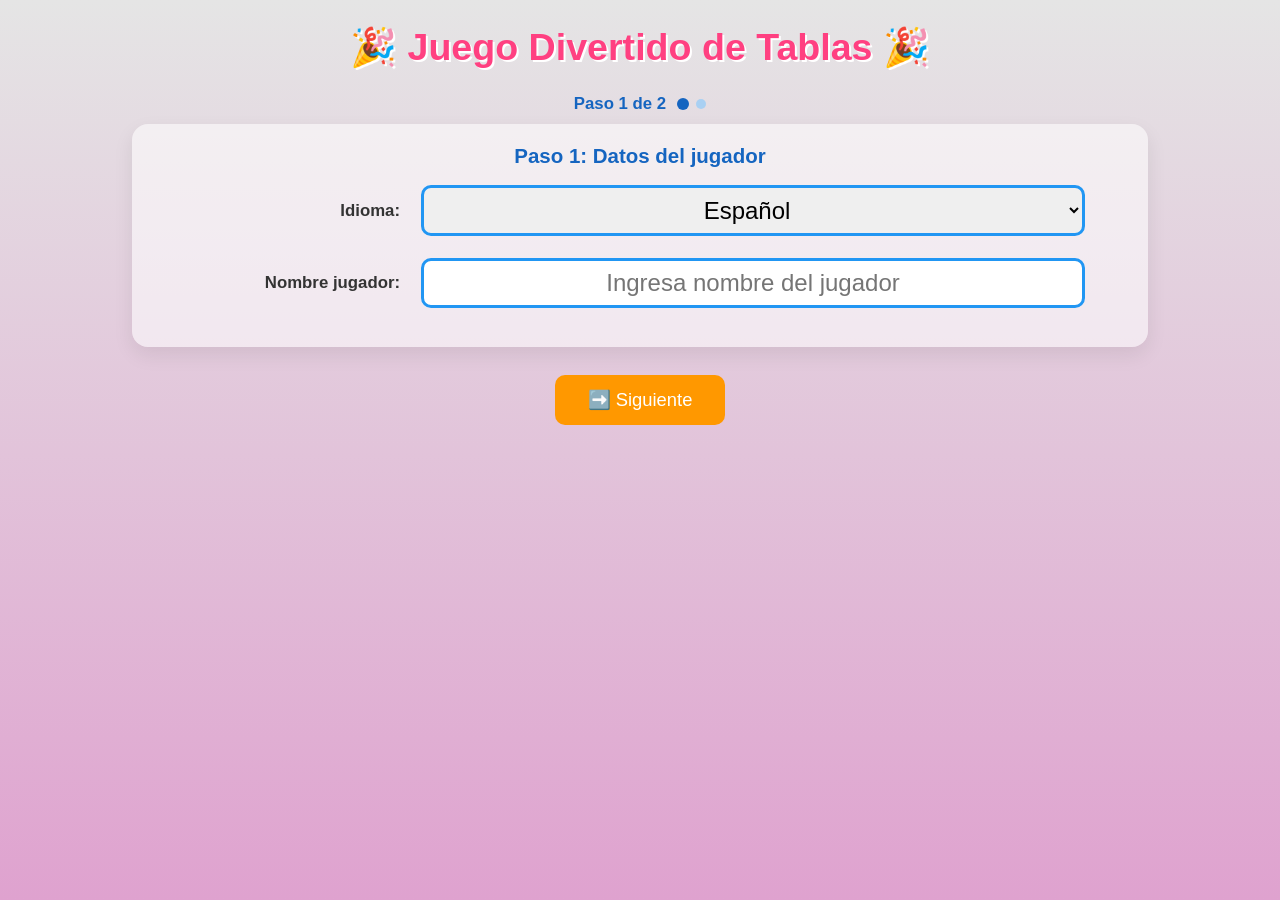
<file: index.html>
<!DOCTYPE html>
<html lang="es">
  <head>
    <meta charset="UTF-8">
    <meta name="viewport" content="width=device-width, initial-scale=1.0">
    <meta name="apple-mobile-web-app-capable" content="yes">
    <meta name="apple-mobile-web-app-title" content="Fun Math Game">
    <link rel="apple-touch-icon" sizes="152x152" href="icons/apple-touch-icon-152.png">
    <link rel="apple-touch-icon" sizes="167x167" href="icons/apple-touch-icon-167.png">
    <link rel="apple-touch-icon" sizes="180x180" href="icons/apple-touch-icon-180.png">
    <link rel="icon" type="image/png" sizes="32x32" href="icons/favicon-32.png">
    <link rel="icon" type="image/png" sizes="16x16" href="icons/favicon-16.png">
    <link rel="shortcut icon" href="icons/favicon.png">
    <title>Fun Math Tables Game</title>
    <link rel="stylesheet" href="css/styles.css" />
  </head>
  <body>
    <h1 id="appTitle">🎉 Fun Math Tables Game 🎉</h1>

    <!-- Difficulty Selector -->
    <div id="tableSelector">
      <div id="setupProgress" class="setup-progress">
        <span id="setupProgressText">Step 1 of 2</span>
        <div class="setup-progress-dots" aria-hidden="true">
          <span id="setupProgressDot1" class="setup-progress-dot active"></span>
          <span id="setupProgressDot2" class="setup-progress-dot"></span>
        </div>
      </div>
      <div id="setupStepOne" class="setup-step">
        <div id="setupStepOneTitle" class="setup-step-title">Step 1: Player Details</div>
        <div class="setup-row">
          <label for="languageSelector" id="languageLabel">Language:</label>
          <select id="languageSelector" class="setup-control">
            <option value="es">Espa&ntilde;ol</option>
            <option value="en">English</option>
          </select>
        </div>
        <div class="setup-row">
          <label for="playerName" id="playerNameLabel">Player name:</label>
          <input type="text" id="playerName" class="setup-control" placeholder="Enter player name" maxlength="30" autocomplete="name">
        </div>
      </div>
      <div id="setupStepTwo" class="setup-step" style="display: none;">
        <div id="setupStepTwoTitle" class="setup-step-title">Step 2: Choose Tables</div>
        <div class="setup-row">
          <label for="difficultyLevel" id="difficultyLabel">Difficulty:</label>
          <div class="setup-control difficulty-control">
            <select id="difficultyLevel">
              <option value="6" id="difficultyOption6">Practice</option>
              <option value="1" id="difficultyOption1">Easy</option>
              <option value="2" id="difficultyOption2">Medium</option>
              <option value="3" id="difficultyOption3">Hard</option>
              <option value="4" id="difficultyOption4">Hardest</option>
              <option value="5" id="difficultyOption5">Ultimate</option>
            </select>
            <div id="difficultyHint"></div>
          </div>
        </div>
        <div id="chooseTablesLabel">Choose table(s):</div>
        <table class="table-picker" aria-label="Table selection">
          <tbody>
            <tr>
              <td class="table-picker-controls" colspan="2">
                <button type="button" id="selectAllTablesBtn" onclick="selectAllTables()">Select All</button>
                <button type="button" id="clearAllTablesBtn" onclick="clearAllTables()">Clear All</button>
              </td>
            </tr>
            <tr>
              <td><label><input type="checkbox" class="table-option" value="1"><span id="tableOptionLabel1">Table of 1</span></label></td>
              <td><label><input type="checkbox" class="table-option" value="2"><span id="tableOptionLabel2">Table of 2</span></label></td>
            </tr>
            <tr>
              <td><label><input type="checkbox" class="table-option" value="3"><span id="tableOptionLabel3">Table of 3</span></label></td>
              <td><label><input type="checkbox" class="table-option" value="4"><span id="tableOptionLabel4">Table of 4</span></label></td>
            </tr>
            <tr>
              <td><label><input type="checkbox" class="table-option" value="5"><span id="tableOptionLabel5">Table of 5</span></label></td>
              <td><label><input type="checkbox" class="table-option" value="6"><span id="tableOptionLabel6">Table of 6</span></label></td>
            </tr>
            <tr>
              <td><label><input type="checkbox" class="table-option" value="7"><span id="tableOptionLabel7">Table of 7</span></label></td>
              <td><label><input type="checkbox" class="table-option" value="8"><span id="tableOptionLabel8">Table of 8</span></label></td>
            </tr>
            <tr>
              <td><label><input type="checkbox" class="table-option" value="9"><span id="tableOptionLabel9">Table of 9</span></label></td>
              <td><label><input type="checkbox" class="table-option" value="10"><span id="tableOptionLabel10">Table of 10</span></label></td>
            </tr>
          </tbody>
        </table>
      </div>
    </div>
    <div class="action-row" id="setupActions">
      <button id="nextSetupBtn" onclick="goToTableStep()">➡️ Next</button>
      <button id="backSetupBtn" onclick="goToPlayerStep()" style="display: none;">⬅️ Back</button>
      <button id="startGameBtn" onclick="startGame()">🚀 Start Game</button>
      <button id="viewTable" onclick="openTableModal()">📘 View Tables</button>
    </div>
    <div class="action-row" id="gameControlActions" style="display: none;">
      <button id="clearSetupBtn" onclick="clearSetup()">🧹 Clear Setup</button>
      <button id="resetGameBtn" onclick="resetGame()" style="display: none;">🔁 Reset Game</button>
      <button id="endSessionBtn" onclick="endSession()" style="display: none;">🛑 End Session</button>
    </div>
    <div class="action-row" id="endRoundActions">
      <button id="newGameFromSummaryBtn" onclick="startNewGameFromResults()">🚀 New Game</button>
      <button id="resetToStep1Btn" onclick="resetToStepOne()">🔁 Reset Game</button>
    </div>

    <div id="playerStatus">Player: Not set</div>
    <div id="round"></div>
    <div id="score"></div>
    <div id="timer">⏱️ Time: --</div>
    <div id="question"></div>
    <input
      type="text"
      id="answer"
      placeholder="Type answer here"
      inputmode="numeric"
      pattern="[0-9]*"
      autocomplete="off"
      enterkeyhint="done"
    >
    <button id="submitAnswer" onclick="checkAnswer()">✅ Submit</button>
    <button id="restart" onclick="restartGame()">🔄 Restart Round</button>
    <div id="feedback"></div>

    <!-- Table Modal -->
    <div id="tableModal" class="modal-backdrop" onclick="handleModalBackdrop(event)">
      <div class="modal">
        <div class="modal-header">
          <div class="modal-title" id="tableModalTitle">Table</div>
          <div class="modal-actions">
            <button class="modal-close" id="allTablesBtn" onclick="showAllTablesInModal()">All Tables</button>
            <button class="modal-close" id="closeModalBtn" onclick="closeTableModal()">Close</button>
          </div>
        </div>
        <div class="modal-body">
          <div id="tableModalGrid" class="table-grid"></div>
        </div>
      </div>
    </div>

    <div id="resultsPanels">
      <div id="sessionSummary">
        <h2 id="sessionSummaryTitle">🧾 Session Summary</h2>
        <div id="sessionSummaryContent"></div>
      </div>

      <div id="highScores">
        <h2 id="highScoresTitle">🥇 Session High Scores</h2>
        <div class="highscore-actions">
          <div class="highscore-filter">
            <label for="highScoreFilter" id="highScoreViewLabel">View:</label>
            <select id="highScoreFilter" onchange="renderHighScores()">
              <option value="all" id="highScoreOptionAll">All Players</option>
              <option value="current" id="highScoreOptionCurrent">Current Player</option>
            </select>
          </div>
          <button type="button" class="highscore-clear" id="clearHighScoresBtn" onclick="clearHighScores()">Clear High Scores</button>
        </div>
        <div id="highScoreList"></div>
      </div>

      <!-- Round Summary -->
      <div id="roundSummary">
        <h2 id="roundSummaryTitle">🏆 Round Summary</h2>
        <div id="summaryList"></div>
      </div>

      <!-- Progress Tracker -->
      <div id="progress">
        <h2 id="progressTitle">📊 Progress Tracker</h2>
        <div id="progressList"></div>
      </div>
    </div>

    

    <!-- Background Audio Player 
    <div id="audioPlayer">
      <label for="bgAudio">🎵 Gentle Nature Sounds:</label>
      <audio id="bgAudio" controls loop>
        <source src="https://www.soundhelix.com/examples/mp3/SoundHelix-Song-2.mp3" type="audio/mpeg">
        Your browser does not support the audio element.
      </audio>
    </div>-->

    <script src="js/scripts.js"></script>
  </body>
</html>
</file>
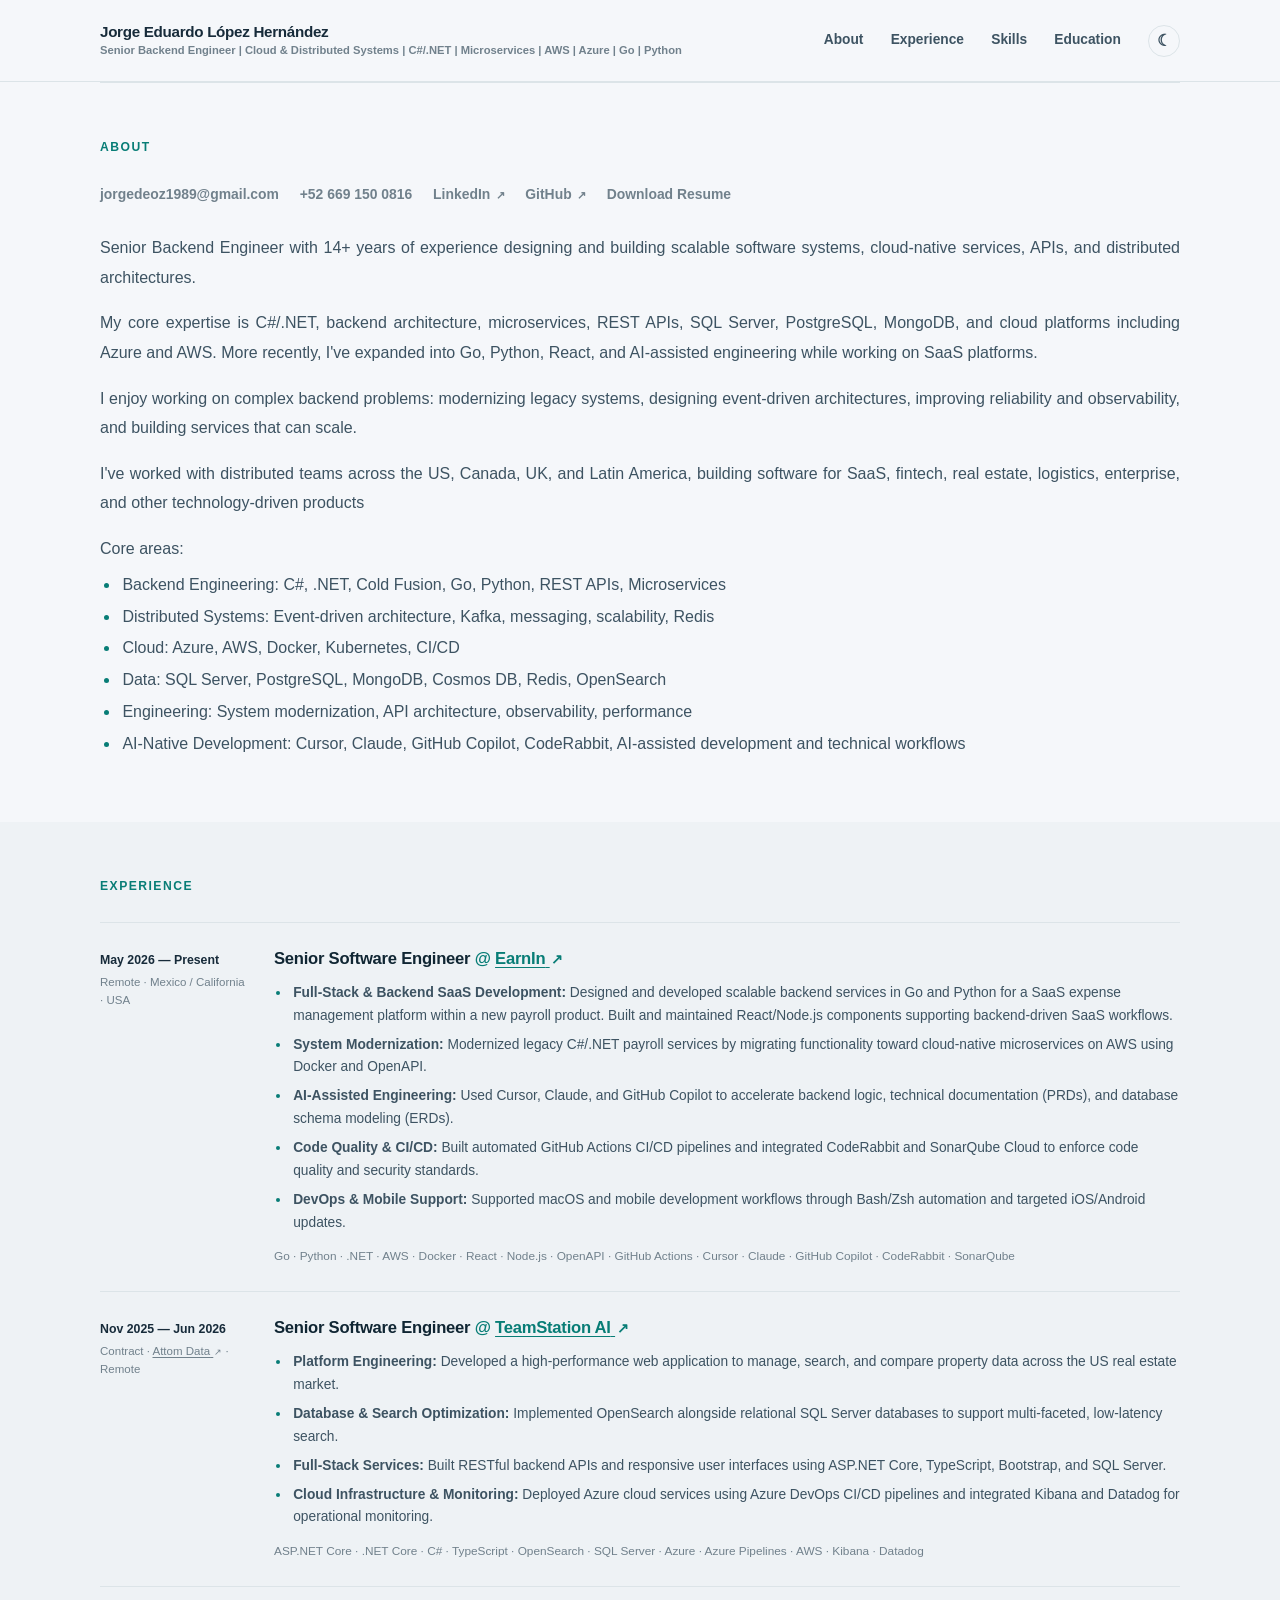
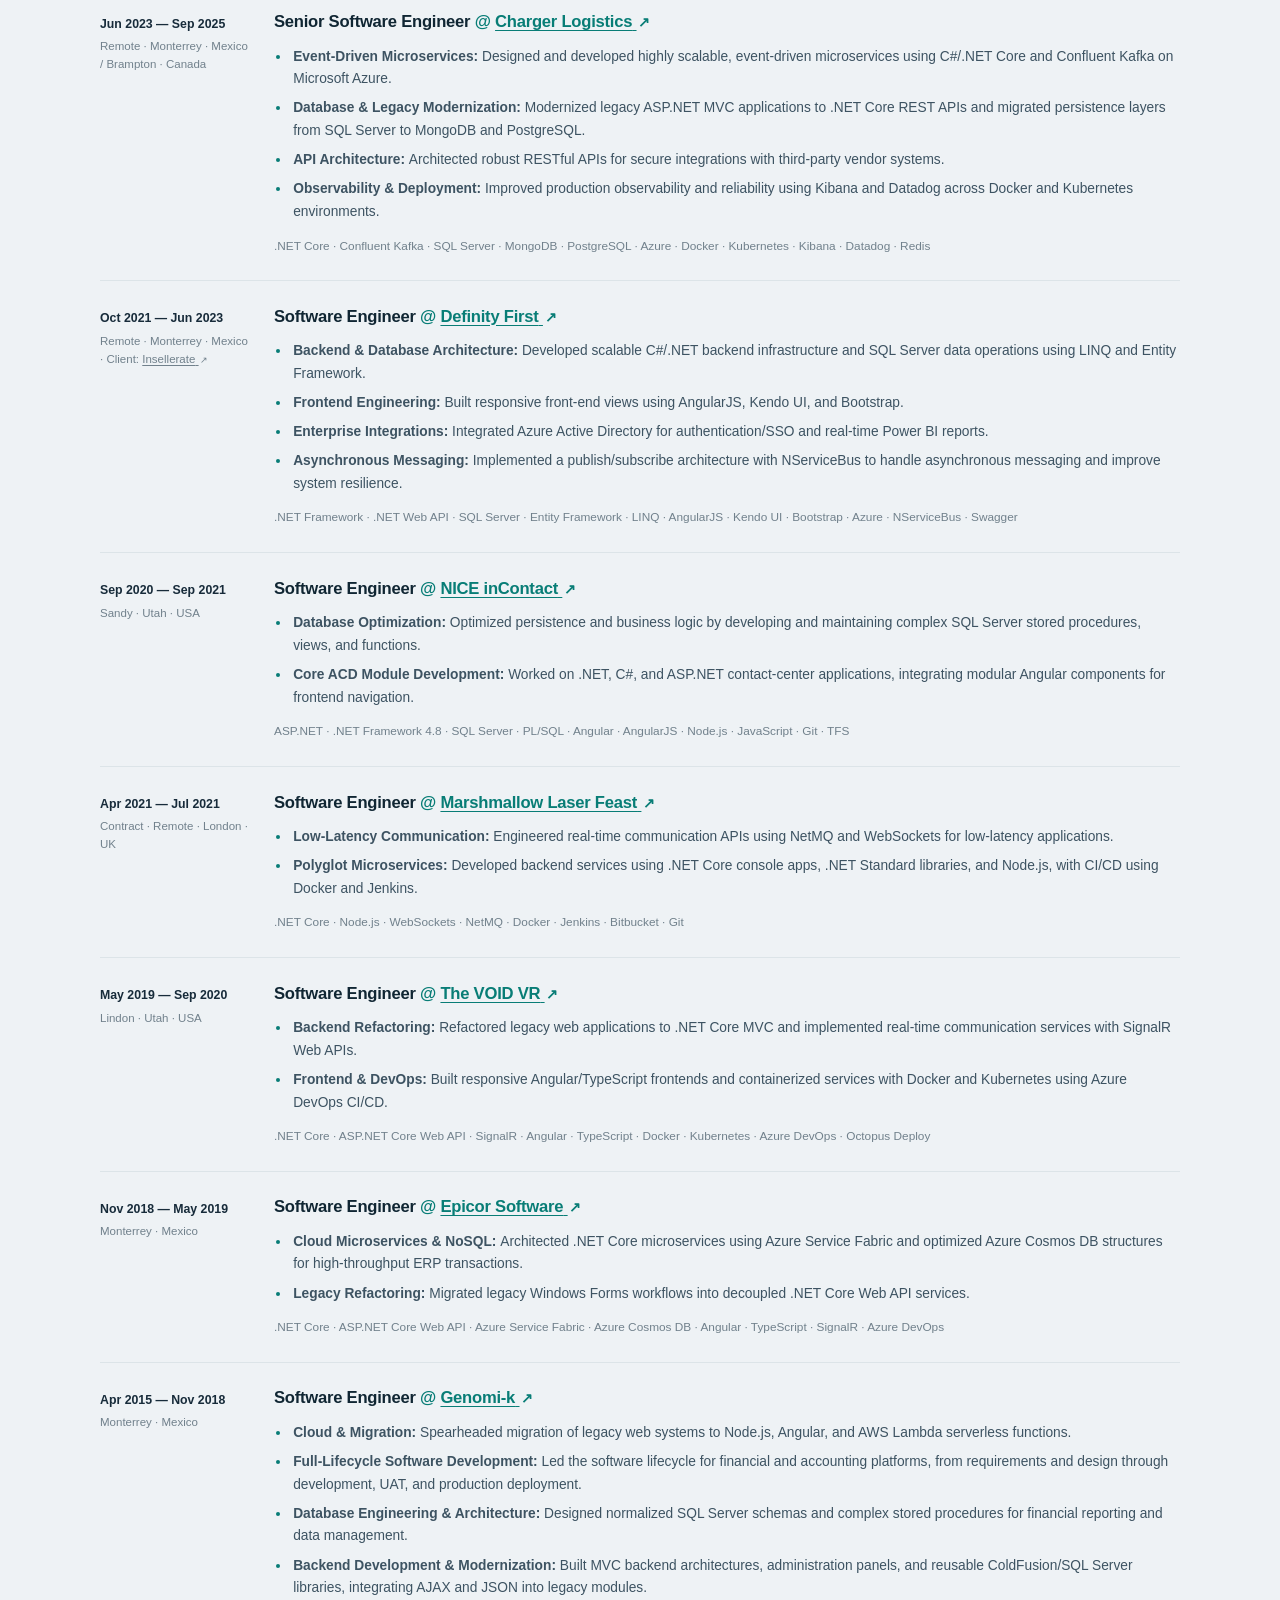
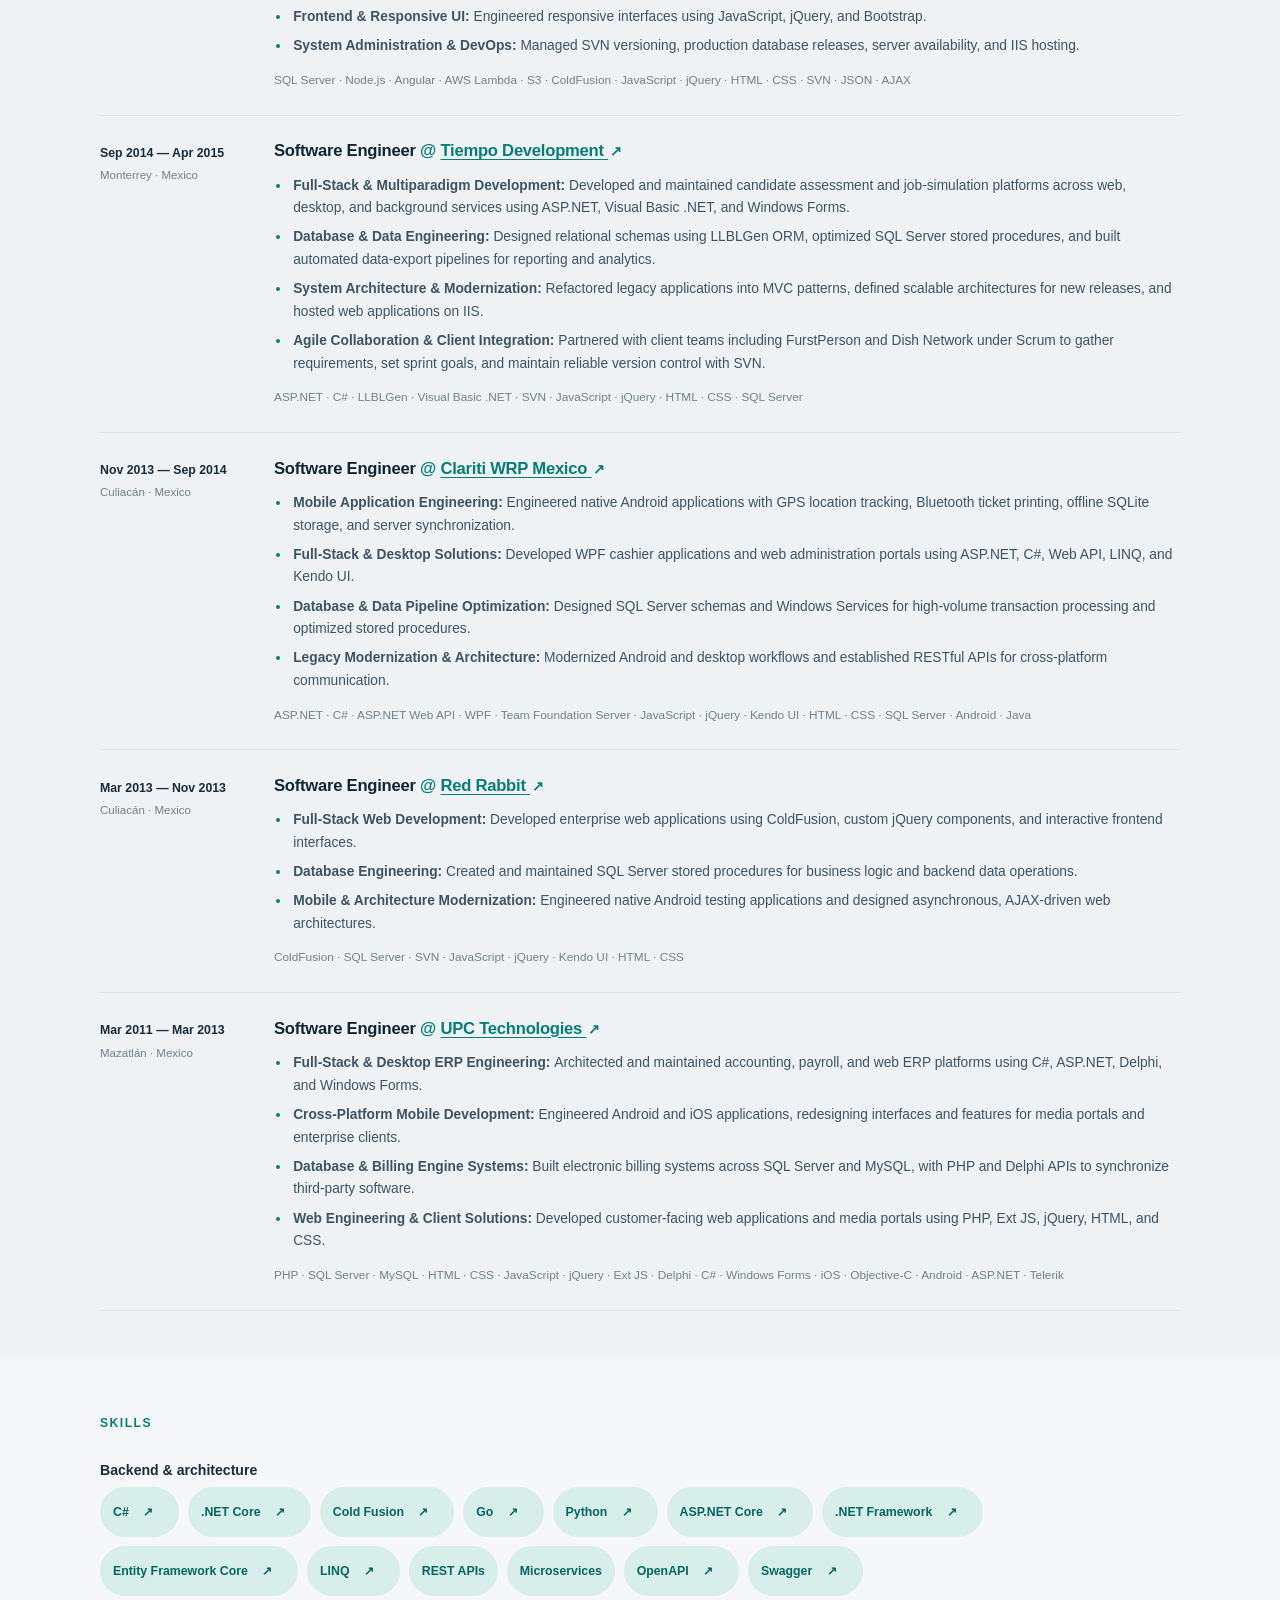
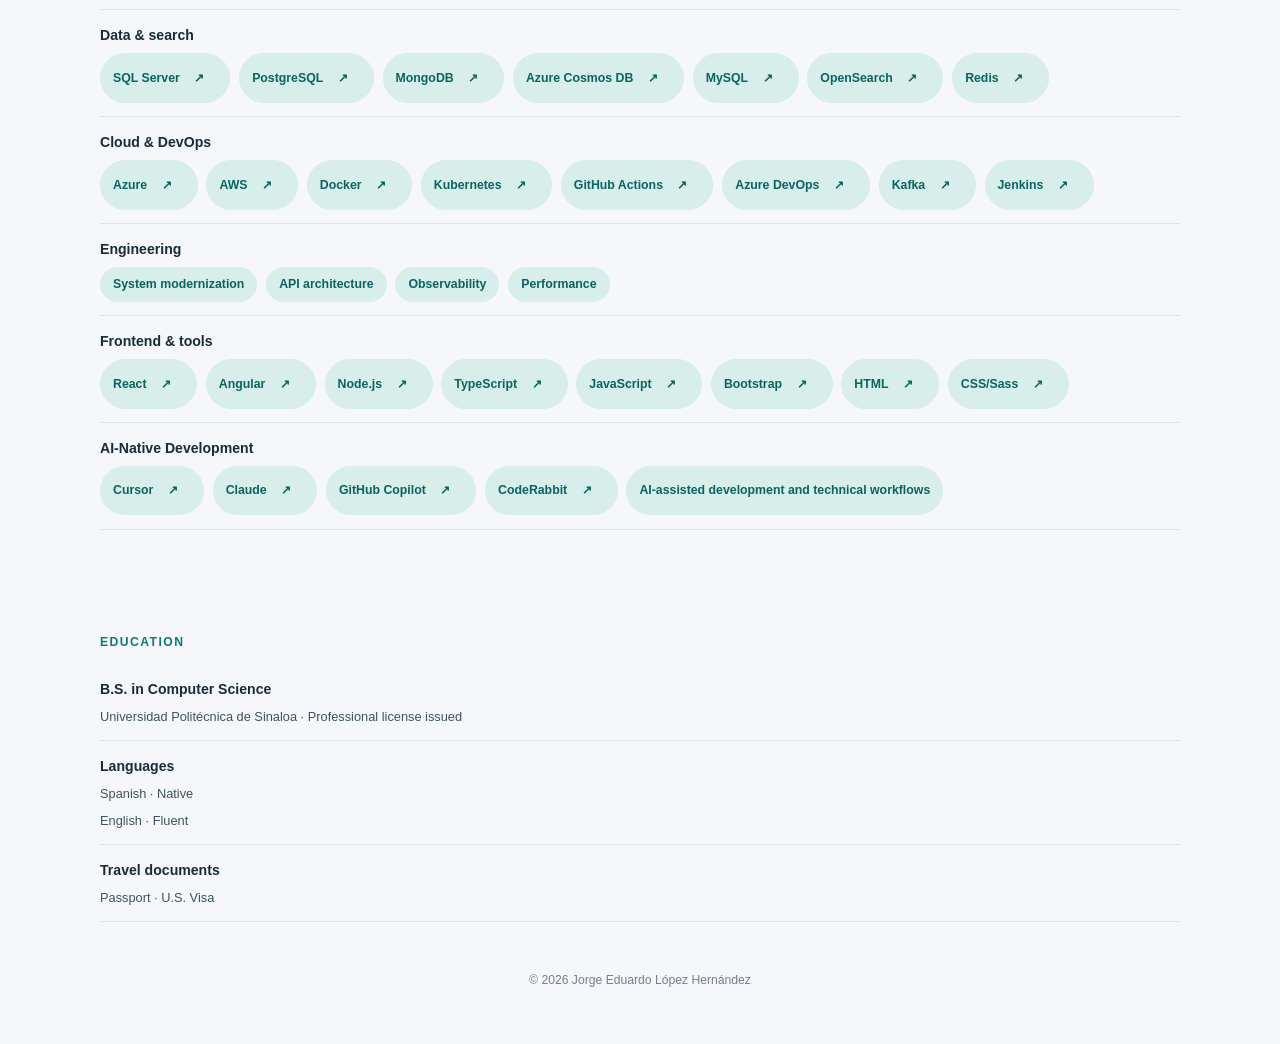
<file: resume/index.html>
<!DOCTYPE html>
<html lang="en">
  <head>
    <meta charset="UTF-8">
    <meta name="viewport" content="width=device-width, initial-scale=1">
    <meta
      name="description"
      content="Jorge Eduardo López Hernández is a Senior Backend Engineer specializing in .NET, distributed systems, and cloud platforms."
    >
    <meta name="theme-color" content="#f5f7fa">
    <title>Resume</title>
    <link rel="icon" type="image/svg+xml" href="resources/favicon.svg">
    <script>
      try {
        const savedTheme = localStorage.getItem("resume-theme");
        const systemTheme = window.matchMedia("(prefers-color-scheme: dark)").matches ? "dark" : "light";
        document.documentElement.dataset.theme = savedTheme === "dark" || savedTheme === "light" ? savedTheme : systemTheme;
      } catch (error) {
        console.warn("Unable to load the saved theme preference.", error);
        document.documentElement.dataset.theme = window.matchMedia("(prefers-color-scheme: dark)").matches ? "dark" : "light";
      }
    </script>
    <link rel="stylesheet" href="css/resume.css">
    <script src="js/resume-content.js" defer></script>
    <script src="js/theme.js" defer></script>
  </head>
  <body>
    <a class="skip-link" href="#main">Skip to content</a>

    <header class="site-header">
      <a class="brand" href="#top" aria-label="Home">
        <span class="brand-copy">
          <span class="brand-name" data-resume="profile.name"></span>
          <span class="brand-title" data-resume="profile.title"></span>
        </span>
      </a>
      <nav class="site-nav" aria-label="Main navigation">
        <a href="#about">About</a>
        <a href="#experience">Experience</a>
        <a href="#skills">Skills</a>
        <a href="#education">Education</a>
        <button class="theme-toggle" type="button" aria-label="Switch to dark theme" aria-pressed="false">
          <span class="theme-toggle-icon" aria-hidden="true">☾</span>
          <span class="theme-toggle-label">Dark</span>
        </button>
      </nav>
    </header>

    <main id="main" aria-busy="true">
      <p class="resume-load-status" role="status">Loading resume…</p>
      <p class="resume-load-error" role="alert" hidden></p>

      <section class="section-shell section-block about-section" id="about" aria-label="About">
        <p class="section-index">About</p>
        <div class="contact-links" aria-label="Contact links" data-resume-list="profileLinks"></div>
        <div class="about-content" data-resume-container="about"></div>
      </section>

      <section class="experience-section" id="experience" aria-label="Experience">
        <div class="section-shell section-block">
          <p class="section-index">Experience</p>
          <div class="timeline" data-resume-list="experience"></div>
        </div>
      </section>

      <section class="section-shell section-block skills-section" id="skills" aria-label="Skills">
        <p class="section-index">Skills</p>
        <div class="skill-groups" data-resume-list="skills"></div>
      </section>

      <section class="section-shell section-block education-section" id="education" aria-label="Education">
        <p class="section-index">Education</p>
        <div class="education-groups" data-resume-container="education"></div>
      </section>

    </main>

    <footer class="site-footer">
      <p>© <span data-resume="profile.copyrightYear"></span> <span data-resume="profile.name"></span></p>
    </footer>
  </body>
</html>
</file>
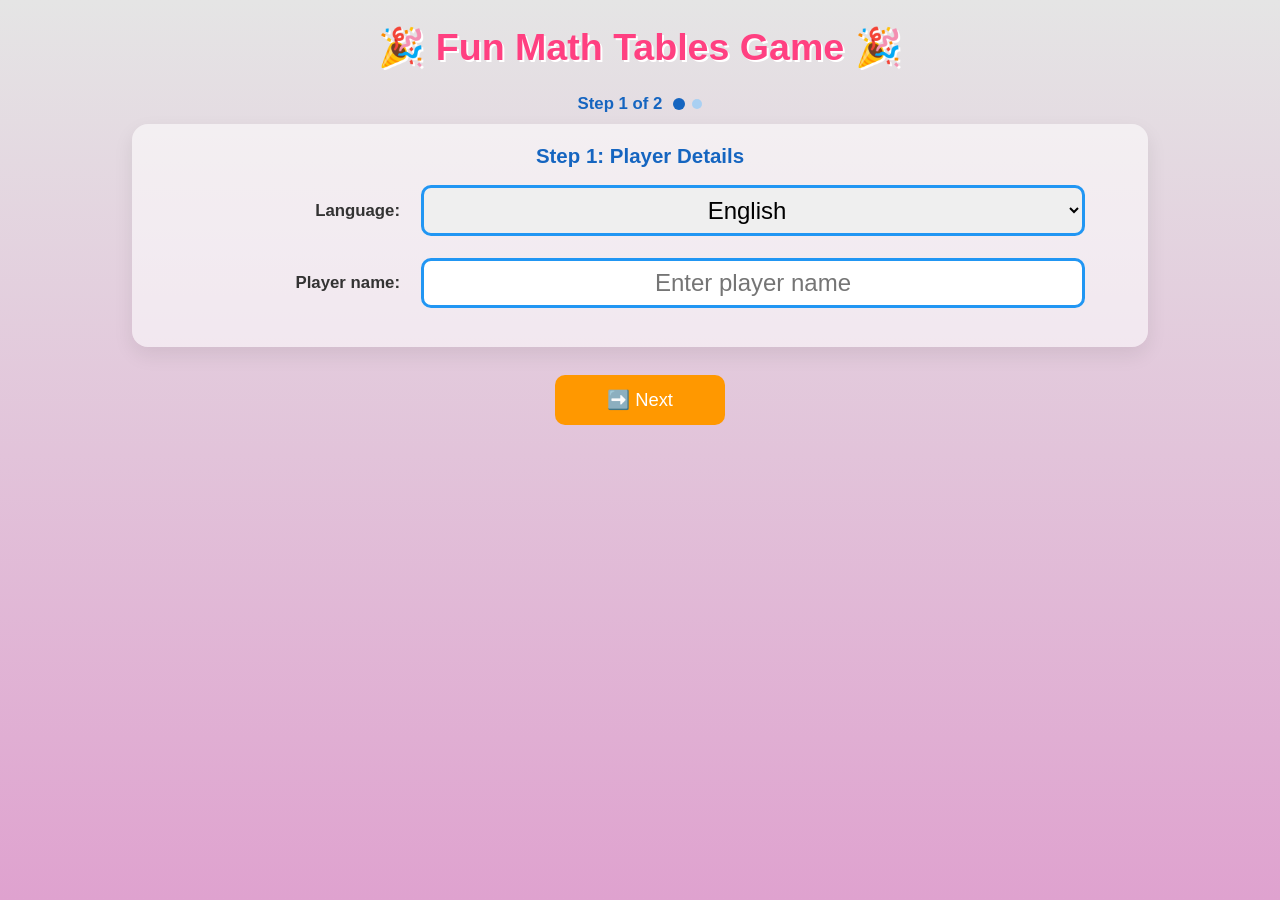
<file: math-game.html>
<!DOCTYPE html>
<html lang="en">
<head>
  <meta charset="UTF-8">
  <title>Fun Math Tables Game</title>
  <style>
    body {
      font-family: "Comic Sans MS", cursive, sans-serif;
      text-align: center;
      margin-top: 30px;
      background: linear-gradient(to bottom, #e5e5e5, #dfa2cf);
      background-repeat: no-repeat;
      background-attachment: fixed;
      background-size: cover;
      color: #333;
    }
    h1 {
      font-size: 2.5em;
      color: #ff4081;
      text-shadow: 2px 2px #fff;
    }
    #question {
      font-size: 2.2em;
      margin: 20px;
      color: #2196f3;
    }
    #feedback {
      font-size: 2em;
      margin: 20px;
    }
    #score, #round {
      font-size: 1.5em;
      margin: 10px;
      color: #4caf50;
    }
    #playerStatus {
      font-size: 1.2em;
      margin: 10px;
      color: #1b5e20;
      font-weight: bold;
      display: none;
    }
    #timer {
      font-size: 1.3em;
      margin: 8px;
      color: #d84315;
      font-weight: bold;
      display: none;
    }
    #round,
    #score {
      display: none;
    }
    #difficultyHint {
      font-size: 0.95em;
      color: #1565c0;
      font-weight: bold;
      margin: 4px 0 0 6px;
      text-align: left;
      line-height: 1.2;
    }
    .setup-row {
      width: min(760px, 96vw);
      margin: 8px auto;
      display: flex;
      align-items: center;
      justify-content: center;
      gap: 12px;
    }
    .setup-progress {
      width: min(820px, 96vw);
      margin: 8px auto 4px;
      display: flex;
      align-items: center;
      justify-content: center;
      gap: 12px;
      color: #1565c0;
      font-weight: bold;
    }
    .setup-progress-dots {
      display: inline-flex;
      gap: 8px;
      align-items: center;
    }
    .setup-progress-dot {
      width: 10px;
      height: 10px;
      border-radius: 50%;
      background: #90caf9;
      opacity: 0.7;
      transition: transform 160ms ease, background-color 160ms ease, opacity 160ms ease;
    }
    .setup-progress-dot.active {
      background: #1565c0;
      opacity: 1;
      transform: scale(1.2);
    }
    .setup-step {
      width: min(820px, 96vw);
      margin: 10px auto;
      padding: 14px 10px 18px;
      border-radius: 16px;
      background: rgba(255, 255, 255, 0.55);
      box-shadow: 0 8px 20px rgba(0, 0, 0, 0.08);
      will-change: transform, opacity;
    }
    .setup-step-anim-forward {
      animation: setupStepInForward 240ms ease-out;
    }
    .setup-step-anim-back {
      animation: setupStepInBack 240ms ease-out;
    }
    @keyframes setupStepInForward {
      from {
        opacity: 0;
        transform: translateX(14px);
      }
      to {
        opacity: 1;
        transform: translateX(0);
      }
    }
    @keyframes setupStepInBack {
      from {
        opacity: 0;
        transform: translateX(-14px);
      }
      to {
        opacity: 1;
        transform: translateX(0);
      }
    }
    .setup-step-title {
      margin: 0 0 8px;
      color: #1565c0;
      font-size: 1.1em;
      font-weight: bold;
    }
    #setupActions {
      width: min(860px, 96vw);
      margin: 8px auto 10px;
    }
    #setupActions button {
      min-width: 170px;
    }
    #endRoundActions {
      display: none;
      width: min(900px, 96vw);
      margin: 8px auto 10px;
      justify-content: center;
    }
    .setup-row label {
      width: 180px;
      text-align: right;
      font-weight: bold;
      flex-shrink: 0;
    }
    .setup-control {
      width: min(520px, 90vw);
    }
    .difficulty-control {
      display: flex;
      flex-direction: column;
      align-items: stretch;
    }
    #chooseTablesLabel {
      width: min(760px, 96vw);
      margin: 10px auto 4px;
      box-sizing: border-box;
      padding-left: 192px;
      text-align: left;
      font-weight: bold;
    }
    input[type="text"],
    input[type="number"],
    select {
      font-size: 1.5em;
      padding: 8px;
      margin: 5px;
      border: 3px solid #2196f3;
      border-radius: 10px;
      text-align: center;
    }
    #playerName,
    #difficultyLevel,
    #languageSelector {
      width: 100%;
      box-sizing: border-box;
    }
    .table-picker {
      margin: 10px auto;
      width: min(760px, 96vw);
      table-layout: fixed;
      border-collapse: collapse;
      background: #ffffff;
      border: 2px solid #e0e0e0;
      border-radius: 10px;
      overflow: hidden;
    }
    .table-picker td {
      padding: 6px 10px;
      border: 1px solid #f0f0f0;
      text-align: left;
      font-size: 1.05em;
    }
    .table-picker label {
      display: flex;
      align-items: center;
      gap: 8px;
      width: 100%;
      box-sizing: border-box;
      cursor: pointer;
    }
    .table-picker label span {
      white-space: nowrap;
      line-height: 1.2;
    }
    .table-picker input[type="checkbox"] {
      transform: scale(1.2);
      margin-right: 0;
      vertical-align: middle;
    }
    .table-picker-controls {
      text-align: center;
      background: #f7f7f7;
    }
    .table-picker-controls button {
      font-size: 0.95em;
      padding: 6px 10px;
      margin: 6px 6px;
      background-color: #2196f3;
    }
    .table-picker-controls button:hover {
      background-color: #1976d2;
    }
    #answer,
    #submitAnswer {
      display: none;
    }
    button {
      font-size: 1.2em;
      padding: 10px 20px;
      margin-top: 10px;
      border: none;
      border-radius: 10px;
      background-color: #ff9800;
      color: white;
      cursor: pointer;
      transition: transform 0.2s;
    }
    button:hover {
      transform: scale(1.1);
      background-color: #e65100;
    }
    .action-row {
      display: inline-flex;
      gap: 10px;
      align-items: center;
      justify-content: center;
      margin-bottom: 10px;
      flex-wrap: wrap;
    }
    .modal-backdrop {
      position: fixed;
      inset: 0;
      background: rgba(0, 0, 0, 0.45);
      display: none;
      align-items: center;
      justify-content: center;
      z-index: 1000;
      padding: 20px;
    }
    .modal {
      background: #ffffff;
      border-radius: 14px;
      padding: 18px;
      width: min(350px, 95vw);
      box-shadow: 0 10px 30px rgba(0, 0, 0, 0.25);
      text-align: left;
      max-height: 80vh;
      display: flex;
      flex-direction: column;
    }
    .modal-header {
      display: flex;
      align-items: center;
      justify-content: space-between;
      margin-bottom: 10px;
      background: #ffffff;
      padding-bottom: 8px;
      box-shadow: 0 6px 6px -6px rgba(0, 0, 0, 0.25);
    }
    .modal-body {
      overflow: auto;
      padding-right: 4px;
    }
    .modal-actions {
      display: inline-flex;
      gap: 8px;
      align-items: center;
    }
    .modal-title {
      font-size: 1.3em;
      font-weight: bold;
      color: #2196f3;
    }
    .modal-close {
      background: #eeeeee;
      color: #333;
      border-radius: 8px;
      padding: 6px 10px;
      font-size: 0.95em;
    }
    .table-grid {
      display: grid;
      grid-template-columns: repeat(2, minmax(0, 1fr));
      gap: 8px 16px;
      font-size: 1.05em;
    }
    .table-grid-item {
      background: #f8f8f8;
      border: 1px solid #eee;
      border-radius: 8px;
      padding: 6px 8px;
    }
    .table-group-title {
      font-weight: bold;
      color: #ff9800;
      margin-top: 8px;
      position: sticky;
      top: 0;
      background: #ffffff;
      padding: 4px 2px;
      z-index: 1;
      box-shadow: 0 6px 6px -6px rgba(0, 0, 0, 0.25);
      grid-column: 1 / -1;
    }
    #audioPlayer {
      margin-top: 20px;
      padding: 10px;
      background: #e8f5e9;
      border-radius: 10px;
      display: inline-block;
      box-shadow: 2px 2px 8px rgba(0,0,0,0.1);
    }
    audio {
      width: 300px;
    }
    #restart { display: none; }
    #resultsPanels {
      margin: 30px auto 0;
      width: min(1080px, 96%);
      display: none;
      align-items: flex-start;
      justify-content: center;
      gap: 24px;
    }
    #roundSummary {
      margin-top: 0;
      text-align: left;
      display: block;
      width: min(500px, 100%);
      background: #e3f2fd;
      padding: 15px;
      border-radius: 15px;
      box-shadow: 3px 3px 10px rgba(0,0,0,0.2);
    }
    #roundSummary h2 { text-align: center; color: #2196f3; }
    #progress {
      margin-top: 0;
      text-align: left;
      display: block;
      width: min(500px, 100%);
      background: #e3f2fd;
      padding: 15px;
      border-radius: 15px;
      box-shadow: 3px 3px 10px rgba(0,0,0,0.2);
    }
    .round-item {
      background: white;
      padding: 10px;
      margin: 10px 0;
      border-radius: 8px;
      border-left: 5px solid #4caf50;
    }
    #sessionSummary {
      margin-top: 0;
      text-align: left;
      display: block;
      width: min(500px, 100%);
      background: #fff3e0;
      padding: 15px;
      border-radius: 15px;
      box-shadow: 3px 3px 10px rgba(0,0,0,0.2);
    }
    #sessionSummary h2 { text-align: center; color: #e65100; }
    .session-player-table {
      width: 100%;
      border-collapse: collapse;
      margin-top: 10px;
      font-size: 0.95em;
    }
    .session-player-table th,
    .session-player-table td {
      border: 1px solid #ffe0b2;
      padding: 6px 8px;
      text-align: left;
    }
    .session-player-table th { background: #fff8e1; }
    #highScores {
      margin-top: 0;
      text-align: left;
      display: block;
      width: min(500px, 100%);
      background: #e8f5e9;
      padding: 15px;
      border-radius: 15px;
      box-shadow: 3px 3px 10px rgba(0,0,0,0.2);
    }
    #highScores h2 { text-align: center; color: #1b5e20; }
    .highscore-actions {
      display: flex;
      justify-content: space-between;
      align-items: center;
      gap: 10px;
      flex-wrap: wrap;
      margin-bottom: 6px;
    }
    .highscore-filter {
      display: inline-flex;
      gap: 8px;
      align-items: center;
      font-size: 0.95em;
    }
    .highscore-filter label {
      font-weight: bold;
      color: #1b5e20;
    }
    .highscore-filter select {
      font-size: 0.95em;
      padding: 6px 8px;
      border-width: 2px;
      border-color: #66bb6a;
      border-radius: 8px;
    }
    .highscore-clear {
      font-size: 0.9em;
      padding: 6px 10px;
      margin-top: 0;
      background: #2e7d32;
    }
    .highscore-clear:hover {
      background: #1b5e20;
      transform: scale(1.05);
    }
    .highscore-table {
      width: 100%;
      border-collapse: collapse;
      margin-top: 8px;
      font-size: 0.95em;
    }
    .highscore-table th,
    .highscore-table td {
      border: 1px solid #c8e6c9;
      padding: 6px 8px;
      text-align: left;
    }
    .highscore-table th { background: #f1f8e9; }
    .round-item h3 { margin: 5px 0; color: #ff9800; }
    .round-item p { margin: 5px 0; }
    #progress h2 { text-align: center; color: #ff4081; }
    .progress-container { 
      margin: 0 auto;
      width: 400px;
    }
    .progress-label { margin-bottom: 3px; font-weight: bold; }
    .progress-bar {
      width: 100%;
      background-color: #ddd;
      border-radius: 10px;
      overflow: hidden;
    }
    .progress-fill {
      height: 25px;
      background-color: #4caf50;
      text-align: center;
      color: white;
      line-height: 25px;
      font-size: 1em;
      transition: width 0.5s ease;
    }
    .qa-table {
      width: 100%;
      border-collapse: collapse;
      margin-top: 8px;
      font-size: 0.95em;
    }
    .qa-table th,
    .qa-table td {
      border: 1px solid #ddd;
      padding: 6px 8px;
      text-align: left;
    }
    .qa-table th {
      background: #f5f5f5;
    }
    .qa-result-correct {
      color: #2e7d32;
      font-weight: bold;
    }
    .qa-result-wrong {
      color: #c62828;
      font-weight: bold;
    }
    .qa-row-multiple-attempts {
      background: #fff8e1;
    }
    @media (min-width: 769px) and (max-width: 1366px) {
      body {
        margin-top: 22px;
      }
      .setup-progress {
        width: min(900px, 94vw);
        font-size: 1.05em;
      }
      h1 {
        font-size: 2.35em;
      }
      #resultsPanels {
        flex-direction: column;
        align-items: center;
        width: min(980px, 94vw);
      }
      #roundSummary,
      #progress,
      #highScores,
      #sessionSummary {
        width: min(940px, 94vw);
      }
      .setup-step {
        width: min(980px, 94vw);
        padding: 20px 18px 22px;
      }
      .setup-step-title {
        font-size: 1.28em;
        margin-bottom: 12px;
      }
      .setup-row {
        width: min(900px, 92vw);
        gap: 16px;
        margin: 12px auto;
      }
      .setup-row label {
        width: 210px;
        font-size: 1.05em;
      }
      .setup-control {
        width: min(640px, 74vw);
      }
      #chooseTablesLabel {
        width: min(900px, 92vw);
        padding-left: 226px;
        margin-top: 12px;
        font-size: 1.06em;
      }
      .table-picker {
        width: min(900px, 92vw);
      }
      .table-picker td {
        padding: 10px 12px;
        font-size: 1.1em;
      }
      .table-picker input[type="checkbox"] {
        transform: scale(1.35);
      }
      #setupActions {
        width: min(900px, 94vw);
        gap: 12px;
      }
      #setupActions button {
        font-size: 1.15em;
        padding: 13px 24px;
        min-height: 50px;
      }
      #gameControlActions button {
        min-height: 46px;
      }
      input[type="text"],
      input[type="number"],
      select {
        min-height: 50px;
      }
    }
    @media (max-width: 1024px) {
      .modal-backdrop {
        align-items: flex-start;
      }
      .modal {
        margin-top: 70px;
      }
      h1 {
        font-size: 2.2em;
      }
      button {
        font-size: 1.15em;
        padding: 12px 20px;
      }
      input {
        font-size: 1.3em;
        padding: 10px;
      }
      .table-grid {
        font-size: 1em;
      }
      .table-grid-item {
        padding: 6px 6px;
      }
      #question,
      #feedback,
      #score,
      #round {
        margin: 16px 0;
      }
      .round-item {
        margin: 14px 0;
      }
      #resultsPanels {
        flex-direction: column;
        align-items: center;
      }
      #roundSummary,
      #progress,
      #highScores,
      #sessionSummary {
        width: 90%;
      }
      .table-picker {
        width: 90%;
      }
      .modal {
        width: min(420px, 92vw);
      }
    }
    @media (max-width: 768px) {
      .modal-backdrop {
        align-items: flex-start;
      }
      .modal {
        margin-top: 60px;
      }
      body {
        margin-top: 20px;
      }
      h1 {
        font-size: 2em;
      }
      button {
        font-size: 1.1em;
        padding: 12px 18px;
      }
      input {
        font-size: 1.2em;
        width: 90%;
        padding: 10px;
      }
      .action-row {
        flex-direction: column;
        width: 100%;
      }
      .action-row button {
        width: 90%;
      }
      .table-picker {
        width: 95%;
      }
      .table-picker td {
        font-size: 1em;
      }
      .table-grid {
        font-size: 0.95em;
      }
      .table-grid-item {
        padding: 6px 6px;
      }
      #question,
      #feedback,
      #score,
      #round {
        margin: 14px 0;
      }
      .round-item {
        margin: 12px 0;
      }
      #resultsPanels {
        width: 100%;
      }
      #roundSummary,
      #progress,
      #highScores,
      #sessionSummary {
        width: 95%;
      }
      .modal {
        width: min(320px, 92vw);
      }
      .table-grid {
        grid-template-columns: 1fr;
      }
      .qa-table {
        font-size: 0.9em;
      }
      .setup-row {
        width: 95%;
        flex-direction: column;
        align-items: stretch;
        gap: 6px;
      }
      .setup-step {
        width: 95%;
        padding: 12px 6px 14px;
      }
      .setup-progress {
        width: 95%;
        font-size: 0.95em;
        gap: 10px;
      }
      .setup-row label {
        width: auto;
        text-align: left;
      }
      .setup-control {
        width: 100%;
      }
      #difficultyHint {
        margin-left: 0;
      }
      #chooseTablesLabel {
        width: 95%;
        padding-left: 0;
      }
    }
  </style>
</head>
<body>
  <h1 id="appTitle">🎉 Fun Math Tables Game 🎉</h1>

  <!-- Difficulty Selector -->
  <div id="tableSelector">
    <div id="setupProgress" class="setup-progress">
      <span id="setupProgressText">Step 1 of 2</span>
      <div class="setup-progress-dots" aria-hidden="true">
        <span id="setupProgressDot1" class="setup-progress-dot active"></span>
        <span id="setupProgressDot2" class="setup-progress-dot"></span>
      </div>
    </div>
    <div id="setupStepOne" class="setup-step">
      <div id="setupStepOneTitle" class="setup-step-title">Step 1: Player Details</div>
      <div class="setup-row">
        <label for="languageSelector" id="languageLabel">Language:</label>
        <select id="languageSelector" class="setup-control">
          <option value="en">English</option>
          <option value="es">Espa&ntilde;ol</option>
        </select>
      </div>
      <div class="setup-row">
        <label for="playerName" id="playerNameLabel">Player name:</label>
        <input type="text" id="playerName" class="setup-control" placeholder="Enter player name" maxlength="30" autocomplete="name">
      </div>
    </div>
    <div id="setupStepTwo" class="setup-step" style="display: none;">
      <div id="setupStepTwoTitle" class="setup-step-title">Step 2: Choose Tables</div>
      <div class="setup-row">
        <label for="difficultyLevel" id="difficultyLabel">Difficulty:</label>
        <div class="setup-control difficulty-control">
          <select id="difficultyLevel">
            <option value="1" id="difficultyOption1">Easy</option>
            <option value="2" id="difficultyOption2">Medium</option>
            <option value="3" id="difficultyOption3">Hard</option>
            <option value="4" id="difficultyOption4">Hardest</option>
            <option value="5" id="difficultyOption5">Ultimate</option>
          </select>
          <div id="difficultyHint"></div>
        </div>
      </div>
      <div id="chooseTablesLabel">Choose table(s):</div>
      <table class="table-picker" aria-label="Table selection">
        <tbody>
          <tr>
            <td class="table-picker-controls" colspan="2">
              <button type="button" id="selectAllTablesBtn" onclick="selectAllTables()">Select All</button>
              <button type="button" id="clearAllTablesBtn" onclick="clearAllTables()">Clear All</button>
            </td>
          </tr>
          <tr>
            <td><label><input type="checkbox" class="table-option" value="1"><span id="tableOptionLabel1">Table of 1</span></label></td>
            <td><label><input type="checkbox" class="table-option" value="2"><span id="tableOptionLabel2">Table of 2</span></label></td>
          </tr>
          <tr>
            <td><label><input type="checkbox" class="table-option" value="3"><span id="tableOptionLabel3">Table of 3</span></label></td>
            <td><label><input type="checkbox" class="table-option" value="4"><span id="tableOptionLabel4">Table of 4</span></label></td>
          </tr>
          <tr>
            <td><label><input type="checkbox" class="table-option" value="5"><span id="tableOptionLabel5">Table of 5</span></label></td>
            <td><label><input type="checkbox" class="table-option" value="6"><span id="tableOptionLabel6">Table of 6</span></label></td>
          </tr>
          <tr>
            <td><label><input type="checkbox" class="table-option" value="7"><span id="tableOptionLabel7">Table of 7</span></label></td>
            <td><label><input type="checkbox" class="table-option" value="8"><span id="tableOptionLabel8">Table of 8</span></label></td>
          </tr>
          <tr>
            <td><label><input type="checkbox" class="table-option" value="9"><span id="tableOptionLabel9">Table of 9</span></label></td>
            <td><label><input type="checkbox" class="table-option" value="10"><span id="tableOptionLabel10">Table of 10</span></label></td>
          </tr>
        </tbody>
      </table>
    </div>
  </div>
  <div class="action-row" id="setupActions">
    <button id="nextSetupBtn" onclick="goToTableStep()">➡️ Next</button>
    <button id="backSetupBtn" onclick="goToPlayerStep()" style="display: none;">⬅️ Back</button>
    <button id="startGameBtn" onclick="startGame()">🚀 Start Game</button>
    <button id="viewTable" onclick="openTableModal()">📘 View Tables</button>
  </div>
  <div class="action-row" id="gameControlActions" style="display: none;">
    <button id="clearSetupBtn" onclick="clearSetup()">🧹 Clear Setup</button>
    <button id="resetGameBtn" onclick="resetGame()" style="display: none;">🔁 Reset Game</button>
    <button id="endSessionBtn" onclick="endSession()" style="display: none;">🛑 End Session</button>
  </div>
  <div class="action-row" id="endRoundActions">
    <button id="newGameFromSummaryBtn" onclick="startNewGameFromResults()">🚀 New Game</button>
    <button id="resetToStep1Btn" onclick="resetToStepOne()">🔁 Reset Game</button>
  </div>

  <div id="playerStatus">Player: Not set</div>
  <div id="round"></div>
  <div id="score"></div>
  <div id="timer">⏱️ Time: --</div>
  <div id="question"></div>
  <input type="number" id="answer" placeholder="Type answer here">
  <button id="submitAnswer" onclick="checkAnswer()">✅ Submit</button>
  <button id="restart" onclick="restartGame()">🔄 Restart Round</button>
  <div id="feedback"></div>

  <!-- Table Modal -->
  <div id="tableModal" class="modal-backdrop" onclick="handleModalBackdrop(event)">
    <div class="modal">
      <div class="modal-header">
        <div class="modal-title" id="tableModalTitle">Table</div>
        <div class="modal-actions">
          <button class="modal-close" id="allTablesBtn" onclick="showAllTablesInModal()">All Tables</button>
          <button class="modal-close" id="closeModalBtn" onclick="closeTableModal()">Close</button>
        </div>
      </div>
      <div class="modal-body">
        <div id="tableModalGrid" class="table-grid"></div>
      </div>
    </div>
  </div>

  <div id="resultsPanels">
    <div id="sessionSummary">
      <h2 id="sessionSummaryTitle">🧾 Session Summary</h2>
      <div id="sessionSummaryContent"></div>
    </div>

    <div id="highScores">
      <h2 id="highScoresTitle">🥇 Session High Scores</h2>
      <div class="highscore-actions">
        <div class="highscore-filter">
          <label for="highScoreFilter" id="highScoreViewLabel">View:</label>
          <select id="highScoreFilter" onchange="renderHighScores()">
            <option value="all" id="highScoreOptionAll">All Players</option>
            <option value="current" id="highScoreOptionCurrent">Current Player</option>
          </select>
        </div>
        <button type="button" class="highscore-clear" id="clearHighScoresBtn" onclick="clearHighScores()">Clear High Scores</button>
      </div>
      <div id="highScoreList"></div>
    </div>

    <!-- Round Summary -->
    <div id="roundSummary">
      <h2 id="roundSummaryTitle">🏆 Round Summary</h2>
      <div id="summaryList"></div>
    </div>

    <!-- Progress Tracker -->
    <div id="progress">
      <h2 id="progressTitle">📊 Progress Tracker</h2>
      <div id="progressList"></div>
    </div>
  </div>

  

  <!-- Background Audio Player 
  <div id="audioPlayer">
    <label for="bgAudio">🎵 Gentle Nature Sounds:</label>
    <audio id="bgAudio" controls loop>
      <source src="https://www.soundhelix.com/examples/mp3/SoundHelix-Song-2.mp3" type="audio/mpeg">
      Your browser does not support the audio element.
    </audio>
  </div>-->

  <script>
    let num1, num2, correctAnswer;
    let attempts = 0;
    let points = 0;
    let correctAnswers = 0;
    let currentQuestion = 0;
    let totalQuestions = 10;
    let totalRounds = 0;
    let cumulativePoints = 0;
    let selectedTables = [];
    let askedQuestions = new Set();
    let roundHistory = [];
    let questionLog = [];
    let currentPlayer = "";
    let difficultyLevel = 1;
    let questionTimeLimit = 30;
    let timeRemaining = 0;
    let questionTimerId = null;
    let questionActive = false;
    let gameInProgress = false;
    let setupStep = 1;
    let previousSetupStep = 1;
    let postRoundMode = false;
    let audioCtx = null;
    let currentLanguage = "en";
    const HIGH_SCORE_KEY = "mathGameSessionHighScores";
    let sessionHighScores = loadHighScores();
    let playerRoundHistory = {};
    let playerTableStats = {};
    let playerCumulativePoints = {};

    // Track progress per table (active player's stats object)
    let tableStats = createEmptyTableStats();

    const i18n = {
      en: {
        appTitle: "🎉 Fun Math Tables Game 🎉",
        playerNameLabel: "Player name:",
        playerNamePlaceholder: "Enter player name",
        difficultyLabel: "Difficulty:",
        difficulty1: "Easy",
        difficulty2: "Medium",
        difficulty3: "Hard",
        difficulty4: "Hardest",
        difficulty5: "Ultimate",
        setupStepOneTitle: "Step 1: Player Details",
        setupStepTwoTitle: "Step 2: Choose Tables",
        setupProgressText: "Step {current} of {total}",
        languageLabel: "Language:",
        chooseTablesLabel: "Choose table(s):",
        nextSetupBtn: "➡️ Next",
        backSetupBtn: "⬅️ Back",
        selectAllTablesBtn: "Select All",
        clearAllTablesBtn: "Clear All",
        startGameBtn: "🚀 Start Game",
        clearSetupBtn: "🧹 Clear Setup",
        resetGameBtn: "🔁 Reset Game",
        newGameFromSummaryBtn: "🚀 New Game",
        resetToStep1Btn: "🔁 Reset Game",
        endSessionBtn: "🛑 End Session",
        viewTablesBtn: "📘 View Tables",
        submitAnswerBtn: "✅ Submit",
        restartRoundBtn: "🔄 Restart Round",
        answerPlaceholder: "Type answer here",
        allTablesBtn: "All Tables",
        closeModalBtn: "Close",
        modalTableTitle: "Table",
        sessionSummaryTitle: "🧾 Session Summary",
        highScoresTitle: "🥇 Session High Scores",
        roundSummaryTitle: "🏆 Round Summary",
        progressTitle: "📊 Progress Tracker",
        highScoreViewLabel: "View:",
        highScoreOptionAll: "All Players",
        highScoreOptionCurrent: "Current Player",
        clearHighScoresBtn: "Clear High Scores",
        playerNotSet: "Player: Not set",
        playerStatus: "Player: {name}",
        timerIdle: "⏱️ Time: --",
        timerActive: "⏱️ Time: {seconds}s",
        requiredTables: "Required tables: {min}{extra}",
        warningEnterName: "⚠️ Enter player name to start",
        autoAssignedPlayerName: "✨ No name entered. Using: {name}",
        warningSelectTable: "⚠️ Select at least one table",
        warningMinTables: "⚠️ Select at least {min} table(s) for this difficulty",
        warningMaxTables: "⚠️ You can select up to {max} table(s) for this difficulty",
        warningOnlyEasyTable: "⚠️ Easy allows only 1 table",
        warningDifficultyMax: "⚠️ This difficulty allows up to {max} tables",
        warningEnterNumber: "⚠️ Please enter a number",
        timeUp: "⏰ Time up! The answer was {answer}",
        noAnswer: "No answer",
        feedbackCorrect: "😀 Correct!",
        feedbackTryAgain: "❌ Try again ({left} left)",
        feedbackWrongAnswer: "😢 The answer was {answer}",
        scoreStatus: "⭐ Score: {points}/{available}",
        questionStatus: "📖 Question {current} of {total}",
        endSessionConfirm: "End session now? Current question progress will be lost.",
        endSessionMessage: "🏁 Session ended. Summary is shown below.",
        clearSetupConfirm: "Clear setup and stop current game?",
        setupCleared: "🧹 Setup cleared. Enter player name and choose tables.",
        tableOf: "Table of {n}",
        tablesList: "Tables: {list}",
        modalAllTablesTitle: "All Tables (1-10)",
        modalSelectedTablesTitle: "Selected Tables",
        noRounds: "No rounds completed yet. Start a game to see your results!",
        resultCorrect: "Correct",
        resultWrong: "Wrong",
        roundWord: "Round",
        labelPlayer: "Player",
        labelDifficulty: "Difficulty",
        labelTable: "Table",
        labelScore: "Score",
        labelCorrect: "Correct",
        headerQuestion: "Question",
        headerYourAnswer: "Your Answer",
        headerCorrectAnswer: "Correct Answer",
        headerAttempts: "Attempts",
        headerPoints: "Points",
        headerResult: "Result",
        progressLabel: "Table of {n}: {correct}/{total} correct ({accuracy}%)",
        sessionNone: "No completed rounds in this session yet.",
        sessionPlayers: "Players",
        sessionRounds: "Total Rounds",
        sessionPoints: "Total Points",
        sessionBest: "Best Round",
        sessionBestWithPoints: "{player} ({earned}/{max} pts)",
        notAvailable: "N/A",
        unknownDifficulty: "?",
        sessionHeaders: ["Player", "Rounds", "Earned/Max Points", "Avg Accuracy", "Difficulties"],
        highScoreNoneForPlayer: "No high scores yet for {player}.",
        highScoreNeedPlayer: "Enter/select a player name to view player scores.",
        highScoreNone: "No high scores yet. Finish a round to add one.",
        highScoreHeaders: ["#", "Player", "Points", "Accuracy", "Difficulty", "Time"],
        alertPickPlayer: "Enter/select a player name first.",
        confirmClearPlayerScores: "Clear session high scores for {player}?",
        confirmClearAllScores: "Clear all session high scores?",
        selectFirstTables: "ℹ️ Selected first {max} table(s) for this difficulty"
        ,
        roundCompleteMessage:
          "🎉 Round complete! <br /> Player: {player}<br />⭐ Score: {points}/{pointsAvailable} <br /> ✅ Correct: {correct}/{total} ({percentage}%)<br />🏆 Total Rounds: {rounds}, <br /> Cumulative Points: {cumulative}"
      },
      es: {
        appTitle: "🎉 Juego Divertido de Tablas 🎉",
        playerNameLabel: "Nombre jugador:",
        playerNamePlaceholder: "Ingresa nombre del jugador",
        difficultyLabel: "Dificultad:",
        difficulty1: "Facil",
        difficulty2: "Media",
        difficulty3: "Dificil",
        difficulty4: "Muy dificil",
        difficulty5: "Extrema",
        setupStepOneTitle: "Paso 1: Datos del jugador",
        setupStepTwoTitle: "Paso 2: Elige tablas",
        setupProgressText: "Paso {current} de {total}",
        languageLabel: "Idioma:",
        chooseTablesLabel: "Elige tabla(s):",
        nextSetupBtn: "➡️ Siguiente",
        backSetupBtn: "⬅️ Atras",
        selectAllTablesBtn: "Seleccionar todo",
        clearAllTablesBtn: "Limpiar todo",
        startGameBtn: "🚀 Iniciar juego",
        clearSetupBtn: "🧹 Limpiar configuracion",
        resetGameBtn: "🔁 Reiniciar juego",
        newGameFromSummaryBtn: "🚀 Nuevo juego",
        resetToStep1Btn: "🔁 Reiniciar juego",
        endSessionBtn: "🛑 Terminar sesion",
        viewTablesBtn: "📘 Ver tablas",
        submitAnswerBtn: "✅ Enviar",
        restartRoundBtn: "🔄 Reiniciar ronda",
        answerPlaceholder: "Escribe tu respuesta",
        allTablesBtn: "Todas las tablas",
        closeModalBtn: "Cerrar",
        modalTableTitle: "Tabla",
        sessionSummaryTitle: "🧾 Resumen de sesion",
        highScoresTitle: "🥇 Mejores puntajes de sesion",
        roundSummaryTitle: "🏆 Resumen de ronda",
        progressTitle: "📊 Seguimiento de progreso",
        highScoreViewLabel: "Ver:",
        highScoreOptionAll: "Todos los jugadores",
        highScoreOptionCurrent: "Jugador actual",
        clearHighScoresBtn: "Limpiar mejores puntajes",
        playerNotSet: "Jugador: Sin definir",
        playerStatus: "Jugador: {name}",
        timerIdle: "⏱️ Tiempo: --",
        timerActive: "⏱️ Tiempo: {seconds}s",
        requiredTables: "Tablas requeridas: {min}{extra}",
        warningEnterName: "⚠️ Ingresa nombre del jugador para iniciar",
        autoAssignedPlayerName: "✨ No se ingreso nombre. Se usara: {name}",
        warningSelectTable: "⚠️ Selecciona al menos una tabla",
        warningMinTables: "⚠️ Selecciona al menos {min} tabla(s) para esta dificultad",
        warningMaxTables: "⚠️ Puedes seleccionar hasta {max} tabla(s) para esta dificultad",
        warningOnlyEasyTable: "⚠️ Facil permite solo 1 tabla",
        warningDifficultyMax: "⚠️ Esta dificultad permite hasta {max} tablas",
        warningEnterNumber: "⚠️ Por favor ingresa un numero",
        timeUp: "⏰ Tiempo agotado! La respuesta era {answer}",
        noAnswer: "Sin respuesta",
        feedbackCorrect: "😀 Correcto!",
        feedbackTryAgain: "❌ Intenta de nuevo ({left} restante)",
        feedbackWrongAnswer: "😢 La respuesta era {answer}",
        scoreStatus: "⭐ Puntaje: {points}/{available}",
        questionStatus: "📖 Pregunta {current} de {total}",
        endSessionConfirm: "Terminar la sesion ahora? Se perdera el progreso de la pregunta actual.",
        endSessionMessage: "🏁 Sesion terminada. El resumen se muestra abajo.",
        clearSetupConfirm: "Limpiar configuracion y detener el juego actual?",
        setupCleared: "🧹 Configuracion limpiada. Ingresa nombre y elige tablas.",
        tableOf: "Tabla del {n}",
        tablesList: "Tablas: {list}",
        modalAllTablesTitle: "Todas las tablas (1-10)",
        modalSelectedTablesTitle: "Tablas seleccionadas",
        noRounds: "Aun no hay rondas completadas. Inicia un juego para ver resultados!",
        resultCorrect: "Correcto",
        resultWrong: "Incorrecto",
        roundWord: "Ronda",
        labelPlayer: "Jugador",
        labelDifficulty: "Dificultad",
        labelTable: "Tabla",
        labelScore: "Puntaje",
        labelCorrect: "Correctas",
        headerQuestion: "Pregunta",
        headerYourAnswer: "Tu respuesta",
        headerCorrectAnswer: "Respuesta correcta",
        headerAttempts: "Intentos",
        headerPoints: "Puntos",
        headerResult: "Resultado",
        progressLabel: "Tabla del {n}: {correct}/{total} correctas ({accuracy}%)",
        sessionNone: "No hay rondas completadas en esta sesion.",
        sessionPlayers: "Jugadores",
        sessionRounds: "Rondas totales",
        sessionPoints: "Puntos totales",
        sessionBest: "Mejor ronda",
        sessionBestWithPoints: "{player} ({earned}/{max} pts)",
        notAvailable: "N/A",
        unknownDifficulty: "?",
        sessionHeaders: ["Jugador", "Rondas", "Puntos obtenidos/max", "Precision promedio", "Dificultades"],
        highScoreNoneForPlayer: "Aun no hay mejores puntajes para {player}.",
        highScoreNeedPlayer: "Ingresa/selecciona un jugador para ver sus puntajes.",
        highScoreNone: "Aun no hay mejores puntajes. Termina una ronda para agregar uno.",
        highScoreHeaders: ["#", "Jugador", "Puntos", "Precision", "Dificultad", "Hora"],
        alertPickPlayer: "Ingresa/selecciona primero un jugador.",
        confirmClearPlayerScores: "Limpiar mejores puntajes de sesion para {player}?",
        confirmClearAllScores: "Limpiar todos los mejores puntajes de sesion?",
        selectFirstTables: "ℹ️ Se seleccionaron las primeras {max} tabla(s) para esta dificultad"
        ,
        roundCompleteMessage:
          "🎉 Ronda completa! <br /> Jugador: {player}<br />⭐ Puntaje: {points}/{pointsAvailable} <br /> ✅ Correctas: {correct}/{total} ({percentage}%)<br />🏆 Rondas totales: {rounds}, <br /> Puntos acumulados: {cumulative}"
      }
    };

    function tr(key, vars = {}) {
      const langPack = i18n[currentLanguage] || i18n.en;
      const fallback = i18n.en[key];
      const value = langPack[key] ?? fallback ?? key;
      if (typeof value !== "string") {
        return value;
      }
      return value.replace(/\{(\w+)\}/g, (_, token) => {
        return Object.prototype.hasOwnProperty.call(vars, token) ? vars[token] : `{${token}}`;
      });
    }

    function applyStaticTranslations() {
      document.getElementById("appTitle").textContent = tr("appTitle");
      document.getElementById("playerNameLabel").textContent = tr("playerNameLabel");
      document.getElementById("playerName").placeholder = tr("playerNamePlaceholder");
      document.getElementById("difficultyLabel").textContent = tr("difficultyLabel");
      document.getElementById("difficultyOption1").textContent = tr("difficulty1");
      document.getElementById("difficultyOption2").textContent = tr("difficulty2");
      document.getElementById("difficultyOption3").textContent = tr("difficulty3");
      document.getElementById("difficultyOption4").textContent = tr("difficulty4");
      document.getElementById("difficultyOption5").textContent = tr("difficulty5");
      document.getElementById("setupStepOneTitle").textContent = tr("setupStepOneTitle");
      document.getElementById("setupStepTwoTitle").textContent = tr("setupStepTwoTitle");
      document.getElementById("languageLabel").textContent = tr("languageLabel");
      document.getElementById("chooseTablesLabel").textContent = tr("chooseTablesLabel");
      document.getElementById("nextSetupBtn").textContent = tr("nextSetupBtn");
      document.getElementById("backSetupBtn").textContent = tr("backSetupBtn");
      document.getElementById("selectAllTablesBtn").textContent = tr("selectAllTablesBtn");
      document.getElementById("clearAllTablesBtn").textContent = tr("clearAllTablesBtn");
      document.getElementById("startGameBtn").textContent = tr("startGameBtn");
      document.getElementById("clearSetupBtn").textContent = tr("clearSetupBtn");
      document.getElementById("resetGameBtn").textContent = tr("resetGameBtn");
      document.getElementById("newGameFromSummaryBtn").textContent = tr("newGameFromSummaryBtn");
      document.getElementById("resetToStep1Btn").textContent = tr("resetToStep1Btn");
      document.getElementById("endSessionBtn").textContent = tr("endSessionBtn");
      document.getElementById("viewTable").textContent = tr("viewTablesBtn");
      document.getElementById("submitAnswer").textContent = tr("submitAnswerBtn");
      document.getElementById("restart").textContent = tr("restartRoundBtn");
      document.getElementById("answer").placeholder = tr("answerPlaceholder");
      document.getElementById("allTablesBtn").textContent = tr("allTablesBtn");
      document.getElementById("closeModalBtn").textContent = tr("closeModalBtn");
      document.getElementById("tableModalTitle").textContent = tr("modalTableTitle");
      document.getElementById("sessionSummaryTitle").textContent = tr("sessionSummaryTitle");
      document.getElementById("highScoresTitle").textContent = tr("highScoresTitle");
      document.getElementById("highScoreViewLabel").textContent = tr("highScoreViewLabel");
      document.getElementById("highScoreOptionAll").textContent = tr("highScoreOptionAll");
      document.getElementById("highScoreOptionCurrent").textContent = tr("highScoreOptionCurrent");
      document.getElementById("clearHighScoresBtn").textContent = tr("clearHighScoresBtn");
      document.getElementById("roundSummaryTitle").textContent = tr("roundSummaryTitle");
      document.getElementById("progressTitle").textContent = tr("progressTitle");
      updateSetupProgress();

      for (let i = 1; i <= 10; i++) {
        const label = document.getElementById(`tableOptionLabel${i}`);
        if (label) {
          label.textContent = tr("tableOf", { n: i });
        }
      }

      updatePlayerStatus(!currentPlayer);
      updateTimerDisplay();
    }

    function setLanguage(languageCode) {
      currentLanguage = languageCode === "es" ? "es" : "en";
      document.documentElement.lang = currentLanguage;
      applyStaticTranslations();
      updateDifficultyHint();
      updateStatus();
      updateRoundSummary();
      updateProgress();
      renderSessionSummary();
      renderHighScores();
    }

    function createEmptyTableStats() {
      const stats = {};
      for (let i = 1; i <= 10; i++) {
        stats[i] = { correct: 0, total: 0 };
      }
      return stats;
    }

    function ensurePlayerData(playerName) {
      if (!playerRoundHistory[playerName]) {
        playerRoundHistory[playerName] = [];
      }
      if (!playerTableStats[playerName]) {
        playerTableStats[playerName] = createEmptyTableStats();
      }
      if (typeof playerCumulativePoints[playerName] !== "number") {
        playerCumulativePoints[playerName] = 0;
      }
    }

    function setActivePlayer(playerName) {
      if (!playerName) {
        return;
      }
      ensurePlayerData(playerName);
      currentPlayer = playerName;
      roundHistory = playerRoundHistory[playerName];
      tableStats = playerTableStats[playerName];
      cumulativePoints = playerCumulativePoints[playerName];
      updatePlayerStatus();
    }

    function toggleResultsPanels(show) {
      document.getElementById("resultsPanels").style.display = show ? "flex" : "none";
    }

    function updateViewTableVisibility() {
      const level = getActiveDifficultyLevel();
      const hideViewTable = level === 3 || level === 5;
      const shouldShow = !gameInProgress && setupStep === 2 && !hideViewTable;
      document.getElementById("viewTable").style.display = shouldShow ? "inline-block" : "none";
    }

    function updateSetupStepUI() {
      const showSetup = !gameInProgress;
      const stepOne = document.getElementById("setupStepOne");
      const stepTwo = document.getElementById("setupStepTwo");
      const setupActions = document.getElementById("setupActions");
      const showSetupPanels = showSetup && !postRoundMode;

      document.getElementById("tableSelector").style.display = showSetupPanels ? "block" : "none";
      setupActions.style.display = showSetupPanels ? "inline-flex" : "none";

      if (!showSetupPanels) {
        return;
      }

      stepOne.style.display = setupStep === 1 ? "block" : "none";
      stepTwo.style.display = setupStep === 2 ? "block" : "none";

      if (setupStep !== previousSetupStep) {
        animateSetupStep(setupStep === 1 ? stepOne : stepTwo, setupStep > previousSetupStep ? "forward" : "back");
      }

      document.getElementById("nextSetupBtn").style.display = setupStep === 1 ? "inline-block" : "none";
      document.getElementById("backSetupBtn").style.display = setupStep === 2 ? "inline-block" : "none";
      document.getElementById("startGameBtn").style.display = setupStep === 2 ? "inline-block" : "none";
      updateSetupProgress();
      updateViewTableVisibility();
      previousSetupStep = setupStep;
    }

    function updateSetupProgress() {
      const progressText = document.getElementById("setupProgressText");
      const dot1 = document.getElementById("setupProgressDot1");
      const dot2 = document.getElementById("setupProgressDot2");
      const progressWrap = document.getElementById("setupProgress");
      const showSetup = !gameInProgress && !postRoundMode;

      if (progressWrap) {
        progressWrap.style.display = showSetup ? "flex" : "none";
      }
      if (!progressText || !dot1 || !dot2) {
        return;
      }

      progressText.textContent = tr("setupProgressText", { current: setupStep, total: 2 });
      dot1.classList.toggle("active", setupStep === 1);
      dot2.classList.toggle("active", setupStep === 2);
    }

    function animateSetupStep(stepElement, direction) {
      if (!stepElement) {
        return;
      }
      stepElement.classList.remove("setup-step-anim-forward", "setup-step-anim-back");
      void stepElement.offsetWidth;
      stepElement.classList.add(direction === "back" ? "setup-step-anim-back" : "setup-step-anim-forward");
    }

    function goToTableStep() {
      setupStep = 2;
      updateSetupStepUI();
    }

    function goToPlayerStep() {
      setupStep = 1;
      updateSetupStepUI();
    }

    function updateActionButtons() {
      const hasCompletedRounds = Array.isArray(roundHistory) && roundHistory.length > 0;
      const showPostRoundActions = !gameInProgress && hasCompletedRounds;
      document.getElementById("clearSetupBtn").style.display = showPostRoundActions ? "inline-block" : "none";
      document.getElementById("resetGameBtn").style.display = showPostRoundActions ? "inline-block" : "none";
      document.getElementById("gameControlActions").style.display = postRoundMode ? "none" : (showPostRoundActions || gameInProgress ? "inline-flex" : "none");
      document.getElementById("endRoundActions").style.display = postRoundMode ? "inline-flex" : "none";
      updateSetupStepUI();
      updateViewTableVisibility();
    }

    function resetToStepOne() {
      postRoundMode = false;
      resetGame();
      const playerNameInput = document.getElementById("playerName");
      if (playerNameInput) {
        playerNameInput.focus();
      }
    }

    function startNewGameFromResults() {
      postRoundMode = false;
      gameInProgress = false;
      questionActive = false;
      clearQuestionTimer();
      setupStep = 2;
      updateSetupStepUI();
      updateActionButtons();
      updateGameInfoVisibility();
      updateTimerDisplay();
      toggleResultsPanels(false);
      document.getElementById("question").textContent = "";
      document.getElementById("answer").style.display = "none";
      document.getElementById("submitAnswer").style.display = "none";
      document.getElementById("restart").style.display = "none";
      const difficultySelect = document.getElementById("difficultyLevel");
      if (difficultySelect) {
        difficultySelect.focus();
      }
    }

    function updateGameInfoVisibility() {
      const showGameInfo = gameInProgress;
      document.getElementById("playerStatus").style.display = showGameInfo ? "block" : "none";
      document.getElementById("round").style.display = showGameInfo ? "block" : "none";
      document.getElementById("score").style.display = showGameInfo ? "block" : "none";
      document.getElementById("timer").style.display = showGameInfo ? "block" : "none";
    }

    function getDifficultySeconds(level) {
      if (level === 2) {
        return 20;
      }
      if (level === 3) {
        return 10;
      }
      if (level === 4) {
        return 5;
      }
      if (level === 5) {
        return 5;
      }
      return 30;
    }

    function getTableSelectionLimit(level) {
      if (level === 1) {
        return 1;
      }
      if (level === 2) {
        return 3;
      }
      if (level === 3) {
        return 5;
      }
      if (level === 4) {
        return 7;
      }
      if (level === 5) {
        return 10;
      }
      return 10;
    }

    function getMinimumTableSelection(level) {
      if (level === 1) {
        return 1;
      }
      if (level === 2) {
        return 1;
      }
      if (level === 3) {
        return 3;
      }
      if (level === 4) {
        return 5;
      }
      if (level === 5) {
        return 10;
      }
      return 10;
    }

    function updateDifficultyHint() {
      const level = getActiveDifficultyLevel();
      const minTables = getMinimumTableSelection(level);
      const maxTables = getTableSelectionLimit(level);
      const extra = minTables !== maxTables ? `-${maxTables}` : "";
      document.getElementById("difficultyHint").textContent = tr("requiredTables", { min: minTables, extra: extra });
    }

    function getActiveDifficultyLevel() {
      return parseInt(document.getElementById("difficultyLevel").value, 10) || 1;
    }

    function getDifficultyLabel(level) {
      const normalizedLevel = Number(level);
      if (normalizedLevel >= 1 && normalizedLevel <= 5) {
        return tr(`difficulty${normalizedLevel}`);
      }
      return tr("unknownDifficulty");
    }

    function generateFriendlyPlayerName() {
      const prefixes = [
        "Happy", "Bright", "Super", "Clever", "Brave", "Sunny", "Rapid", "Kind", "Lucky", "Mighty"
      ];
      const suffixes = [
        "Panda", "Tiger", "Dolphin", "Falcon", "Koala", "Lion", "Otter", "Fox", "Eagle", "Bear"
      ];
      const randomPrefix = prefixes[Math.floor(Math.random() * prefixes.length)];
      const randomSuffix = suffixes[Math.floor(Math.random() * suffixes.length)];
      const randomNumber = Math.floor(Math.random() * 90) + 10;
      return `${randomPrefix} ${randomSuffix} ${randomNumber}`;
    }

    function enforceTableSelectionLimit(changedOption = null) {
      const currentLevel = getActiveDifficultyLevel();
      const maxTables = getTableSelectionLimit(currentLevel);
      const selectedOptions = Array.from(document.querySelectorAll(".table-option:checked"));

      if (selectedOptions.length <= maxTables) {
        return true;
      }

      if (changedOption && changedOption.checked) {
        changedOption.checked = false;
      } else {
        while (selectedOptions.length > maxTables) {
          const removed = selectedOptions.pop();
          removed.checked = false;
        }
      }

      document.getElementById("feedback").textContent =
        currentLevel === 1 ? tr("warningOnlyEasyTable") : tr("warningDifficultyMax", { max: maxTables });
      return false;
    }

    function updateTimerDisplay() {
      if (!questionActive) {
        document.getElementById("timer").textContent = tr("timerIdle");
        return;
      }
      document.getElementById("timer").textContent = tr("timerActive", { seconds: timeRemaining });
    }

    function getAudioContext() {
      if (!audioCtx) {
        const AudioContextClass = window.AudioContext || window.webkitAudioContext;
        if (!AudioContextClass) {
          return null;
        }
        audioCtx = new AudioContextClass();
      }
      return audioCtx;
    }

    function playTone(ctx, frequency, startOffset, duration, type, gainValue) {
      const oscillator = ctx.createOscillator();
      const gainNode = ctx.createGain();
      const startTime = ctx.currentTime + startOffset;
      const endTime = startTime + duration;

      oscillator.type = type;
      oscillator.frequency.setValueAtTime(frequency, startTime);

      gainNode.gain.setValueAtTime(0.0001, startTime);
      gainNode.gain.exponentialRampToValueAtTime(gainValue, startTime + 0.02);
      gainNode.gain.exponentialRampToValueAtTime(0.0001, endTime);

      oscillator.connect(gainNode);
      gainNode.connect(ctx.destination);
      oscillator.start(startTime);
      oscillator.stop(endTime + 0.02);
    }

    function playSound(kind) {
      const ctx = getAudioContext();
      if (!ctx) {
        return;
      }
      if (ctx.state === "suspended") {
        ctx.resume();
      }

      if (kind === "success") {
        playTone(ctx, 660, 0, 0.12, "sine", 0.09);
        playTone(ctx, 880, 0.13, 0.14, "sine", 0.1);
        return;
      }

      if (kind === "wrong") {
        playTone(ctx, 240, 0, 0.2, "triangle", 0.08);
        return;
      }

      if (kind === "failed") {
        playTone(ctx, 320, 0, 0.12, "sawtooth", 0.09);
        playTone(ctx, 250, 0.12, 0.12, "sawtooth", 0.085);
        playTone(ctx, 180, 0.24, 0.16, "sawtooth", 0.08);
        return;
      }

      if (kind === "roundComplete") {
        playTone(ctx, 523, 0, 0.12, "sine", 0.1);
        playTone(ctx, 659, 0.12, 0.12, "sine", 0.1);
        playTone(ctx, 784, 0.24, 0.16, "sine", 0.11);
        return;
      }

      if (kind === "tick") {
        playTone(ctx, 980, 0, 0.035, "square", 0.04);
      }
    }

    function clearQuestionTimer() {
      if (questionTimerId) {
        clearInterval(questionTimerId);
        questionTimerId = null;
      }
    }

    function startQuestionTimer() {
      clearQuestionTimer();
      timeRemaining = questionTimeLimit;
      updateTimerDisplay();

      questionTimerId = setInterval(() => {
        if (!questionActive) {
          clearQuestionTimer();
          return;
        }
        timeRemaining--;
        updateTimerDisplay();
        if (timeRemaining > 0) {
          playSound("tick");
        }
        if (timeRemaining <= 0) {
          handleTimeUp();
        }
      }, 1000);
    }

    function handleTimeUp() {
      if (!questionActive) {
        return;
      }
      questionActive = false;
      clearQuestionTimer();
      playSound("failed");
      document.getElementById("feedback").textContent = tr("timeUp", { answer: correctAnswer });

      tableStats[num1].total++;
      questionLog.push({
        prompt: `${num1} × ${num2}`,
        userAnswer: tr("noAnswer"),
        correctAnswer: correctAnswer,
        isCorrect: false,
        attempts: attempts,
        earnedPoints: 0
      });

      updateStatus();
      updateProgress();
      setTimeout(newQuestion, 1200);
    }

    function startGame() {
      postRoundMode = false;
      const playerInput = document.getElementById("playerName");
      let playerName = playerInput.value.trim();
      if (!playerName) {
        playerName = generateFriendlyPlayerName();
        playerInput.value = playerName;
        document.getElementById("feedback").textContent = tr("autoAssignedPlayerName", { name: playerName });
      }

      setActivePlayer(playerName);
      const ctx = getAudioContext();
      if (ctx && ctx.state === "suspended") {
        ctx.resume();
      }
      difficultyLevel = parseInt(document.getElementById("difficultyLevel").value, 10) || 1;
      questionTimeLimit = getDifficultySeconds(difficultyLevel);
      selectedTables = getSelectedTables();
      const maxTables = getTableSelectionLimit(difficultyLevel);
      const minTables = getMinimumTableSelection(difficultyLevel);
      if (selectedTables.length === 0) {
        document.getElementById("feedback").textContent = tr("warningSelectTable");
        return;
      }
      if (selectedTables.length < minTables) {
        document.getElementById("feedback").textContent = tr("warningMinTables", { min: minTables });
        return;
      }
      if (selectedTables.length > maxTables) {
        document.getElementById("feedback").textContent = tr("warningMaxTables", { max: maxTables });
        return;
      }
      totalQuestions = selectedTables.length * 10;
      gameInProgress = true;
      points = 0;
      correctAnswers = 0;
      currentQuestion = 0;
      askedQuestions.clear();
      questionLog = [];
      updateSetupStepUI();
      document.getElementById("endSessionBtn").style.display = "inline-block";
      document.getElementById("restart").style.display = "none";
      updateActionButtons();
      updateGameInfoVisibility();
      toggleResultsPanels(false);
      document.getElementById("answer").style.display = "inline-block";
      document.getElementById("submitAnswer").style.display = "inline-block";
      newQuestion();
    }

    function newQuestion() {
      if (currentQuestion >= totalQuestions) {
        endRound();
        return;
      }
      
      // Generate unique question not asked in this round
      let questionKey;
      let maxAttempts = 100;
      let attemptCount = 0;
      
      do {
        num1 = selectedTables[Math.floor(Math.random() * selectedTables.length)];
        num2 = Math.floor(Math.random() * 10) + 1;
        questionKey = `${num1}x${num2}`;
        attemptCount++;
      } while (askedQuestions.has(questionKey) && attemptCount < maxAttempts);
      
      askedQuestions.add(questionKey);
      correctAnswer = num1 * num2;
      attempts = 0;
      questionActive = true;
      currentQuestion++;
      document.getElementById("question").textContent = `${num1} × ${num2} = ?`;
      document.getElementById("feedback").textContent = "";
      document.getElementById("answer").value = "";
      document.getElementById("answer").focus();
      startQuestionTimer();
      updateStatus();
    }

    function checkAnswer() {
      if (!questionActive) {
        return;
      }
      const userAnswer = parseInt(document.getElementById("answer").value);
      if (Number.isNaN(userAnswer)) {
        document.getElementById("feedback").textContent = tr("warningEnterNumber");
        return;
      }
      tableStats[num1].total++;

      if (userAnswer === correctAnswer) {
        questionActive = false;
        clearQuestionTimer();
        playSound("success");
        const earnedPoints = 3 - attempts;
        document.getElementById("feedback").textContent = tr("feedbackCorrect");
        questionLog.push({
          prompt: `${num1} × ${num2}`,
          userAnswer: userAnswer,
          correctAnswer: correctAnswer,
          isCorrect: true,
          attempts: attempts + 1,
          earnedPoints: earnedPoints
        });
        correctAnswers++;
        points += earnedPoints;
        tableStats[num1].correct++;
        setTimeout(newQuestion, 1000);
      } else {
        attempts++;
        if (attempts < 3) {
          playSound("wrong");
          document.getElementById("feedback").textContent = tr("feedbackTryAgain", { left: 3 - attempts });
          document.getElementById("answer").value = "";
          document.getElementById("answer").focus();
        } else {
          questionActive = false;
          clearQuestionTimer();
          playSound("failed");
          document.getElementById("feedback").textContent = tr("feedbackWrongAnswer", { answer: correctAnswer });
          questionLog.push({
            prompt: `${num1} × ${num2}`,
            userAnswer: userAnswer,
            correctAnswer: correctAnswer,
            isCorrect: false,
            attempts: attempts,
            earnedPoints: 0
          });
          setTimeout(newQuestion, 1500);
        }
      }
      updateStatus();
      updateProgress();
    }

    function updateStatus() {
      const pointsAvailable = currentQuestion * 3;
      document.getElementById("score").textContent = tr("scoreStatus", { points: points, available: pointsAvailable });
      document.getElementById("round").textContent = tr("questionStatus", { current: currentQuestion, total: totalQuestions });
    }

    function endRound() {
      totalRounds++;
      gameInProgress = false;
      questionActive = false;
      clearQuestionTimer();
      cumulativePoints += points;
      playerCumulativePoints[currentPlayer] = cumulativePoints;
      
      // Save round summary
      const roundData = {
        roundNumber: roundHistory.length + 1,
        player: currentPlayer,
        difficultyLevel: difficultyLevel,
        table: describeSelectedTables(selectedTables),
        points: points,
        pointsAvailable: totalQuestions * 3,
        correctAnswers: correctAnswers,
        totalQuestions: totalQuestions,
        percentage: Math.round((correctAnswers / totalQuestions) * 100),
        questionsAsked: Array.from(askedQuestions),
        questions: questionLog.slice()
      };
      roundHistory.push(roundData);
      updateHighScores(roundData);
      updateRoundSummary();
      renderSessionSummary();
      playSound("roundComplete");
      
      document.getElementById("question").textContent = "";
      document.getElementById("feedback").innerHTML = tr("roundCompleteMessage", {
        player: currentPlayer,
        points: points,
        pointsAvailable: roundData.pointsAvailable,
        correct: correctAnswers,
        total: totalQuestions,
        percentage: roundData.percentage,
        rounds: roundHistory.length,
        cumulative: cumulativePoints
      });
      document.getElementById("score").textContent = "";
      document.getElementById("round").textContent = "";
      postRoundMode = true;
      setupStep = 2;
      updateSetupStepUI();
      document.getElementById("resetGameBtn").style.display = "inline-block";
      document.getElementById("endSessionBtn").style.display = "none";
      document.getElementById("restart").style.display = "inline-block";
      updateActionButtons();
      updateGameInfoVisibility();
      toggleResultsPanels(true);
      document.getElementById("answer").style.display = "none";
      document.getElementById("submitAnswer").style.display = "none";
      updateTimerDisplay();

      const resultsSection = document.getElementById("resultsPanels");
      if (resultsSection) {
        resultsSection.scrollIntoView({ behavior: "smooth", block: "start" });
      }
    }

    function endSession() {
      if (questionActive) {
        const confirmEnd = window.confirm(tr("endSessionConfirm"));
        if (!confirmEnd) {
          return;
        }
      }

      gameInProgress = false;
      questionActive = false;
      clearQuestionTimer();
      document.getElementById("question").textContent = "";
      document.getElementById("answer").style.display = "none";
      document.getElementById("submitAnswer").style.display = "none";
      document.getElementById("restart").style.display = "none";
      postRoundMode = true;
      setupStep = 2;
      updateSetupStepUI();
      document.getElementById("resetGameBtn").style.display = "none";
      document.getElementById("endSessionBtn").style.display = "none";
      document.getElementById("score").textContent = "";
      document.getElementById("round").textContent = "";
      updateActionButtons();
      updateGameInfoVisibility();
      updateTimerDisplay();

      renderSessionSummary();
      toggleResultsPanels(true);
      document.getElementById("feedback").textContent = tr("endSessionMessage");

      const resultsSection = document.getElementById("resultsPanels");
      if (resultsSection) {
        resultsSection.scrollIntoView({ behavior: "smooth", block: "start" });
      }
    }

    function restartGame() {
      gameInProgress = true;
      postRoundMode = false;
      questionActive = false;
      clearQuestionTimer();
      points = 0;
      correctAnswers = 0;
      currentQuestion = 0;
      askedQuestions.clear();
      questionLog = [];
      updateSetupStepUI();
      document.getElementById("restart").style.display = "none";
      document.getElementById("endSessionBtn").style.display = "inline-block";
      updateActionButtons();
      updateGameInfoVisibility();
      toggleResultsPanels(false);
      document.getElementById("answer").style.display = "inline-block";
      document.getElementById("submitAnswer").style.display = "inline-block";
      newQuestion();
    }

    function resetGame() {
      gameInProgress = false;
      postRoundMode = false;
      questionActive = false;
      clearQuestionTimer();
      points = 0;
      correctAnswers = 0;
      currentQuestion = 0;
      totalQuestions = 10;
      totalRounds = 0;
      cumulativePoints = 0;
      selectedTables = [];
      askedQuestions.clear();
      questionLog = [];
      roundHistory = [];
      if (currentPlayer) {
        playerRoundHistory[currentPlayer] = [];
        playerTableStats[currentPlayer] = createEmptyTableStats();
        playerCumulativePoints[currentPlayer] = 0;
        roundHistory = playerRoundHistory[currentPlayer];
        tableStats = playerTableStats[currentPlayer];
      } else {
        tableStats = createEmptyTableStats();
      }

      setupStep = 1;
      updateSetupStepUI();
      document.getElementById("resetGameBtn").style.display = "none";
      document.getElementById("endSessionBtn").style.display = "none";
      document.getElementById("restart").style.display = "none";
      updateActionButtons();
      updateGameInfoVisibility();
      toggleResultsPanels(false);
      document.getElementById("answer").style.display = "none";
      document.getElementById("submitAnswer").style.display = "none";
      document.getElementById("question").textContent = "";
      document.getElementById("feedback").textContent = "";
      document.getElementById("score").textContent = "";
      document.getElementById("round").textContent = "";
      updateTimerDisplay();
      updatePlayerStatus(true);

      document.querySelectorAll(".table-option").forEach((opt) => {
        opt.checked = false;
      });

      updateProgress();
      updateRoundSummary();
      renderSessionSummary();
      renderHighScores();
    }

    function clearSetup() {
      if (questionActive) {
        const confirmClear = window.confirm(tr("clearSetupConfirm"));
        if (!confirmClear) {
          return;
        }
      }

      resetGame();

      document.getElementById("playerName").value = "";
      document.getElementById("difficultyLevel").value = "1";
      document.querySelectorAll(".table-option").forEach((opt) => {
        opt.checked = false;
      });

      currentPlayer = "";
      roundHistory = [];
      tableStats = createEmptyTableStats();
      cumulativePoints = 0;

      const highScoreFilter = document.getElementById("highScoreFilter");
      if (highScoreFilter) {
        highScoreFilter.value = "all";
      }

      setupStep = 1;
      updateDifficultyHint();
      updateActionButtons();
      updateGameInfoVisibility();
      updatePlayerStatus(true);
      updateRoundSummary();
      updateProgress();
      renderHighScores();
      document.getElementById("feedback").textContent = tr("setupCleared");
      setTimeout(() => {
        document.getElementById("feedback").textContent = "";
      }, 2000);
    }

    function updateRoundSummary() {
      const summaryList = document.getElementById("summaryList");
      summaryList.innerHTML = "";
      
      // Display rounds in reverse order (newest first)
      for (let i = roundHistory.length - 1; i >= 0; i--) {
        const round = roundHistory[i];
        const roundDiv = document.createElement("div");
        roundDiv.className = "round-item";

        const tableRows = round.questions.map((item) => {
          const resultClass = item.isCorrect ? "qa-result-correct" : "qa-result-wrong";
          const resultText = item.isCorrect ? tr("resultCorrect") : tr("resultWrong");
          const rowClass = item.attempts >= 2 ? "qa-row-multiple-attempts" : "";
          return `
            <tr class="${rowClass}">
              <td>${item.prompt}</td>
              <td>${item.userAnswer}</td>
              <td>${item.correctAnswer}</td>
              <td>${item.attempts}</td>
              <td>${item.earnedPoints}</td>
              <td class="${resultClass}">${resultText}</td>
            </tr>
          `;
        }).join("");
        
        roundDiv.innerHTML = `
          <h3>${tr("roundWord")} ${round.roundNumber}</h3>
          <p><strong>${tr("labelPlayer")}:</strong> ${round.player}</p>
          <p><strong>${tr("labelDifficulty")}:</strong> ${getDifficultyLabel(round.difficultyLevel)}</p>
          <p><strong>${tr("labelTable")}:</strong> ${round.table}</p>
          <p><strong>${tr("labelScore")}:</strong> ${round.points}/${round.pointsAvailable || (round.totalQuestions * 3)}</p>
          <p><strong>${tr("labelCorrect")}:</strong> ${round.correctAnswers}/${round.totalQuestions} (${round.percentage}%)</p>
          <table class="qa-table">
            <thead>
              <tr>
                <th>${tr("headerQuestion")}</th>
                <th>${tr("headerYourAnswer")}</th>
                <th>${tr("headerCorrectAnswer")}</th>
                <th>${tr("headerAttempts")}</th>
                <th>${tr("headerPoints")}</th>
                <th>${tr("headerResult")}</th>
              </tr>
            </thead>
            <tbody>
              ${tableRows}
            </tbody>
          </table>
        `;
        
        summaryList.appendChild(roundDiv);
      }
      
      if (roundHistory.length === 0) {
        summaryList.innerHTML = `<p style='text-align: center; color: #999;'>${tr("noRounds")}</p>`;
      }
    }

    function updateProgress() {
      const progressList = document.getElementById("progressList");
      progressList.innerHTML = "";
      for (let i = 1; i <= 10; i++) {
        const stat = tableStats[i];
        const accuracy = stat.total > 0 ? Math.round((stat.correct / stat.total) * 100) : 0;

        const container = document.createElement("div");
        container.className = "progress-container";

        const label = document.createElement("div");
        label.className = "progress-label";
        label.textContent = tr("progressLabel", {
          n: i,
          correct: stat.correct,
          total: stat.total,
          accuracy: accuracy
        });

        const bar = document.createElement("div");
        bar.className = "progress-bar";

        const fill = document.createElement("div");
        fill.className = "progress-fill";
        fill.style.width = accuracy + "%";
        fill.textContent = accuracy + "%";

        bar.appendChild(fill);
        container.appendChild(label);
        container.appendChild(bar);
        progressList.appendChild(container);
      }
    }

    function renderSessionSummary() {
      const summaryEl = document.getElementById("sessionSummaryContent");
      const playerNames = Object.keys(playerRoundHistory);
      const playersWithRounds = playerNames.filter((name) => {
        return Array.isArray(playerRoundHistory[name]) && playerRoundHistory[name].length > 0;
      });

      if (playersWithRounds.length === 0) {
        summaryEl.innerHTML = `<p style='text-align: center; color: #777;'>${tr("sessionNone")}</p>`;
        return;
      }

      const totalRoundsSession = playersWithRounds.reduce((acc, name) => {
        return acc + playerRoundHistory[name].length;
      }, 0);

      const totalPointsSession = playersWithRounds.reduce((acc, name) => {
        return acc + (playerCumulativePoints[name] || 0);
      }, 0);

      const totalMaxPointsSession = playersWithRounds.reduce((acc, name) => {
        const rounds = playerRoundHistory[name] || [];
        const playerMax = rounds.reduce((roundAcc, item) => {
          const maxPoints = typeof item.pointsAvailable === "number" ? item.pointsAvailable : (item.totalQuestions || 0) * 3;
          return roundAcc + maxPoints;
        }, 0);
        return acc + playerMax;
      }, 0);

      const bestRound = sessionHighScores.length > 0 ? sessionHighScores[0] : null;

      const playerRows = playersWithRounds.map((name) => {
        const rounds = playerRoundHistory[name];
        const roundsCount = rounds.length;
        const pointsSum = playerCumulativePoints[name] || 0;
        const maxPointsSum = rounds.reduce((acc, item) => {
          const maxPoints = typeof item.pointsAvailable === "number" ? item.pointsAvailable : (item.totalQuestions || 0) * 3;
          return acc + maxPoints;
        }, 0);
        const avgAccuracy = Math.round(
          rounds.reduce((acc, item) => acc + item.percentage, 0) / roundsCount
        );
        const difficulties = Array.from(new Set(rounds.map((item) => {
          return getDifficultyLabel(item.difficultyLevel);
        })));
        return `
          <tr>
            <td>${name}</td>
            <td>${roundsCount}</td>
            <td>${pointsSum}/${maxPointsSum}</td>
            <td>${avgAccuracy}%</td>
            <td>${difficulties.join(", ")}</td>
          </tr>
        `;
      }).join("");

      const sessionHeaders = tr("sessionHeaders");

      summaryEl.innerHTML = `
        <p><strong>${tr("sessionPlayers")}:</strong> ${playersWithRounds.length}</p>
        <p><strong>${tr("sessionRounds")}:</strong> ${totalRoundsSession}</p>
        <p><strong>${tr("sessionPoints")}:</strong> ${totalPointsSession}/${totalMaxPointsSession}</p>
        <p><strong>${tr("sessionBest")}:</strong> ${bestRound ? `${tr("sessionBestWithPoints", { player: bestRound.player, earned: bestRound.points, max: typeof bestRound.pointsAvailable === "number" ? bestRound.pointsAvailable : "?" })} - ${getDifficultyLabel(bestRound.difficultyLevel)}` : tr("notAvailable")}</p>
        <table class="session-player-table">
          <thead>
            <tr>
              <th>${sessionHeaders[0]}</th>
              <th>${sessionHeaders[1]}</th>
              <th>${sessionHeaders[2]}</th>
              <th>${sessionHeaders[3]}</th>
              <th>${sessionHeaders[4]}</th>
            </tr>
          </thead>
          <tbody>
            ${playerRows}
          </tbody>
        </table>
      `;
    }

    // Allow Enter key to submit
    document.getElementById("answer").addEventListener("keyup", function(event) {
      if (event.key === "Enter") {
        checkAnswer();
      }
    });

    // Initialize progress display and round summary
    updateProgress();
    updateRoundSummary();
    renderHighScores();
    renderSessionSummary();
    updateDifficultyHint();
    updateActionButtons();
    updateGameInfoVisibility();

    document.getElementById("difficultyLevel").addEventListener("change", function() {
      updateDifficultyHint();
      enforceTableSelectionLimit();
      updateActionButtons();
    });

    document.getElementById("languageSelector").addEventListener("change", function(event) {
      setLanguage(event.target.value);
    });

    document.querySelectorAll(".table-option").forEach((opt) => {
      opt.addEventListener("change", function(event) {
        enforceTableSelectionLimit(event.target);
      });
    });

    document.getElementById("playerName").addEventListener("input", function(event) {
      const typedName = event.target.value.trim();
      const highScoreFilter = document.getElementById("highScoreFilter");
      if (!typedName) {
        if (highScoreFilter) {
          highScoreFilter.value = "all";
        }
        updatePlayerStatus(true);
        roundHistory = [];
        tableStats = createEmptyTableStats();
        cumulativePoints = 0;
        updateActionButtons();
        updateRoundSummary();
        updateProgress();
        renderHighScores();
        return;
      }
      if (highScoreFilter) {
        highScoreFilter.value = "current";
      }
      setActivePlayer(typedName);
      updateActionButtons();
      updateRoundSummary();
      updateProgress();
      renderHighScores();
    });

    function updatePlayerStatus(reset = false) {
      const status = document.getElementById("playerStatus");
      if (reset) {
        status.textContent = tr("playerNotSet");
        return;
      }
      status.textContent = currentPlayer ? tr("playerStatus", { name: currentPlayer }) : tr("playerNotSet");
    }

    function loadHighScores() {
      const raw = sessionStorage.getItem(HIGH_SCORE_KEY);
      if (!raw) {
        return [];
      }
      try {
        const parsed = JSON.parse(raw);
        return Array.isArray(parsed) ? parsed : [];
      } catch (error) {
        return [];
      }
    }

    function saveHighScores() {
      sessionStorage.setItem(HIGH_SCORE_KEY, JSON.stringify(sessionHighScores));
    }

    function updateHighScores(roundData) {
      const entry = {
        player: roundData.player,
        points: roundData.points,
        pointsAvailable: roundData.pointsAvailable,
        difficultyLevel: roundData.difficultyLevel,
        percentage: roundData.percentage,
        tables: roundData.table,
        roundNumber: roundData.roundNumber,
        timestamp: new Date().toLocaleTimeString(currentLanguage)
      };

      sessionHighScores.push(entry);
      sessionHighScores.sort((a, b) => {
        if (b.points !== a.points) {
          return b.points - a.points;
        }
        return b.percentage - a.percentage;
      });
      sessionHighScores = sessionHighScores.slice(0, 10);
      saveHighScores();
      renderHighScores();
    }

    function renderHighScores() {
      const filter = document.getElementById("highScoreFilter")?.value || "all";
      const list = document.getElementById("highScoreList");
      const visibleScores = filter === "current"
        ? sessionHighScores.filter((item) => item.player === currentPlayer)
        : sessionHighScores;

      if (visibleScores.length === 0) {
        if (filter === "current" && currentPlayer) {
          list.innerHTML = `<p style='text-align: center; color: #777;'>${tr("highScoreNoneForPlayer", { player: currentPlayer })}</p>`;
        } else if (filter === "current") {
          list.innerHTML = `<p style='text-align: center; color: #777;'>${tr("highScoreNeedPlayer")}</p>`;
        } else {
          list.innerHTML = `<p style='text-align: center; color: #777;'>${tr("highScoreNone")}</p>`;
        }
        return;
      }

      const highScoreHeaders = tr("highScoreHeaders");

      const rows = visibleScores.map((item, index) => {
        return `
          <tr>
            <td>${index + 1}</td>
            <td>${item.player}</td>
            <td>${item.points}</td>
            <td>${item.percentage}%</td>
            <td>${getDifficultyLabel(item.difficultyLevel)}</td>
            <td>${item.timestamp}</td>
          </tr>
        `;
      }).join("");

      list.innerHTML = `
        <table class="highscore-table">
          <thead>
            <tr>
              <th>${highScoreHeaders[0]}</th>
              <th>${highScoreHeaders[1]}</th>
              <th>${highScoreHeaders[2]}</th>
              <th>${highScoreHeaders[3]}</th>
              <th>${highScoreHeaders[4]}</th>
              <th>${highScoreHeaders[5]}</th>
            </tr>
          </thead>
          <tbody>
            ${rows}
          </tbody>
        </table>
      `;
    }

    function clearHighScores() {
      const filter = document.getElementById("highScoreFilter")?.value || "all";
      if (filter === "current") {
        if (!currentPlayer) {
          window.alert(tr("alertPickPlayer"));
          return;
        }
        const confirmedCurrent = window.confirm(tr("confirmClearPlayerScores", { player: currentPlayer }));
        if (!confirmedCurrent) {
          return;
        }
        sessionHighScores = sessionHighScores.filter((item) => item.player !== currentPlayer);
        saveHighScores();
        renderHighScores();
        return;
      }

      const confirmed = window.confirm(tr("confirmClearAllScores"));
      if (!confirmed) {
        return;
      }
      sessionHighScores = [];
      saveHighScores();
      renderHighScores();
    }

    function openTableModal() {
      const selected = getSelectedTables();
      renderTableModal(selected);
      document.getElementById("tableModal").style.display = "flex";
    }

    function showAllTablesInModal() {
      renderTableModal("all");
    }

    function renderTableModal(selected) {
      const grid = document.getElementById("tableModalGrid");
      grid.innerHTML = "";

      if (selected === "all" || selected.length === 0) {
        document.getElementById("tableModalTitle").textContent = tr("modalAllTablesTitle");
        for (let t = 1; t <= 10; t++) {
          const header = document.createElement("div");
          header.className = "table-group-title";
          header.textContent = tr("tableOf", { n: t });
          grid.appendChild(header);

          for (let i = 1; i <= 10; i++) {
            const item = document.createElement("div");
            item.className = "table-grid-item";
            item.textContent = `${t} × ${i} = ${t * i}`;
            grid.appendChild(item);
          }
        }
      } else if (selected.length === 1) {
        const tableNumber = selected[0];
        document.getElementById("tableModalTitle").textContent = tr("tableOf", { n: tableNumber });

        for (let i = 1; i <= 10; i++) {
          const item = document.createElement("div");
          item.className = "table-grid-item";
          item.textContent = `${tableNumber} × ${i} = ${tableNumber * i}`;
          grid.appendChild(item);
        }
      } else {
        document.getElementById("tableModalTitle").textContent = tr("modalSelectedTablesTitle");
        selected.forEach((tableNumber) => {
          const header = document.createElement("div");
          header.className = "table-group-title";
          header.textContent = tr("tableOf", { n: tableNumber });
          grid.appendChild(header);

          for (let i = 1; i <= 10; i++) {
            const item = document.createElement("div");
            item.className = "table-grid-item";
            item.textContent = `${tableNumber} × ${i} = ${tableNumber * i}`;
            grid.appendChild(item);
          }
        });
      }
    }

    function getSelectedTables() {
      return Array.from(document.querySelectorAll(".table-option:checked")).map((opt) => {
        return parseInt(opt.value);
      });
    }

    function describeSelectedTables(tables) {
      if (tables.length === 1) {
        return tr("tableOf", { n: tables[0] });
      }
      return tr("tablesList", { list: tables.join(", ") });
    }

    function selectAllTables() {
      const maxTables = getTableSelectionLimit(getActiveDifficultyLevel());
      let selectedCount = 0;
      document.querySelectorAll(".table-option").forEach((opt) => {
        if (selectedCount < maxTables) {
          opt.checked = true;
          selectedCount++;
        } else {
          opt.checked = false;
        }
      });

      if (maxTables < 10) {
        document.getElementById("feedback").textContent = tr("selectFirstTables", { max: maxTables });
      }
    }

    function clearAllTables() {
      document.querySelectorAll(".table-option").forEach((opt) => {
        opt.checked = false;
      });
    }

    function closeTableModal() {
      document.getElementById("tableModal").style.display = "none";
    }

    function handleModalBackdrop(event) {
      if (event.target.id === "tableModal") {
        closeTableModal();
      }
    }

    setLanguage("en");
  </script>
</file>
<file: css/styles.css>
:root {
    --app-font-stack: "Comic Sans MS", "Comic Neue", "Trebuchet MS", "Segoe UI", sans-serif;
}

body {
    font-family: var(--app-font-stack);
    font-style: normal;
    text-align: center;
    margin-top: 30px;
    background: linear-gradient(to bottom, #e5e5e5, #dfa2cf);
    background-repeat: no-repeat;
    background-attachment: fixed;
    background-size: cover;
    color: #333;
}

h1,
h2,
h3,
p,
div,
span,
label,
button,
input,
select,
textarea {
    font-family: var(--app-font-stack);
    font-style: normal;
}
h1 {
    font-size: 2.5em;
    color: #ff4081;
    text-shadow: 2px 2px #fff;
}
#question {
    font-size: 2.2em;
    margin: 20px;
    color: #2196f3;
}
#feedback {
    font-size: 2em;
    margin: 20px;
}
#score, #round {
    font-size: 1.5em;
    margin: 10px;
    color: #4caf50;
}
#playerStatus {
    font-size: 1.2em;
    margin: 10px;
    color: #1b5e20;
    font-weight: bold;
    display: none;
}
#timer {
    font-size: 1.3em;
    margin: 8px;
    color: #d84315;
    font-weight: bold;
    display: none;
}
#round,
#score {
    display: none;
}
#difficultyHint {
    font-size: 0.95em;
    color: #1565c0;
    font-weight: bold;
    margin: 4px 0 0 6px;
    text-align: left;
    line-height: 1.2;
}
.setup-row {
    width: min(760px, 96vw);
    margin: 8px auto;
    display: flex;
    align-items: center;
    justify-content: center;
    gap: 12px;
}
.setup-progress {
    width: min(820px, 96vw);
    margin: 8px auto 4px;
    display: flex;
    align-items: center;
    justify-content: center;
    gap: 12px;
    color: #1565c0;
    font-weight: bold;
}
.setup-progress-dots {
    display: inline-flex;
    gap: 8px;
    align-items: center;
}
.setup-progress-dot {
    width: 10px;
    height: 10px;
    border-radius: 50%;
    background: #90caf9;
    opacity: 0.7;
    transition: transform 160ms ease, background-color 160ms ease, opacity 160ms ease;
}
.setup-progress-dot.active {
    background: #1565c0;
    opacity: 1;
    transform: scale(1.2);
}
.setup-step {
    width: min(820px, 96vw);
    margin: 10px auto;
    padding: 14px 10px 18px;
    border-radius: 16px;
    background: rgba(255, 255, 255, 0.55);
    box-shadow: 0 8px 20px rgba(0, 0, 0, 0.08);
    will-change: transform, opacity;
}
.setup-step-anim-forward {
    animation: setupStepInForward 240ms ease-out;
}
.setup-step-anim-back {
    animation: setupStepInBack 240ms ease-out;
}
@keyframes setupStepInForward {
    from {
    opacity: 0;
    transform: translateX(14px);
    }
    to {
    opacity: 1;
    transform: translateX(0);
    }
}
@keyframes setupStepInBack {
    from {
    opacity: 0;
    transform: translateX(-14px);
    }
    to {
    opacity: 1;
    transform: translateX(0);
    }
}
.setup-step-title {
    margin: 0 0 8px;
    color: #1565c0;
    font-size: 1.1em;
    font-weight: bold;
}
#setupActions {
    width: min(860px, 96vw);
    margin: 8px auto 10px;
}
#setupActions button {
    min-width: 170px;
}
#endRoundActions {
    display: none;
    width: min(900px, 96vw);
    margin: 8px auto 10px;
    justify-content: center;
}
.setup-row label {
    width: 180px;
    text-align: right;
    font-weight: bold;
    flex-shrink: 0;
}
.setup-control {
    width: min(520px, 90vw);
}
.difficulty-control {
    display: flex;
    flex-direction: column;
    align-items: stretch;
}
#chooseTablesLabel {
    width: min(760px, 96vw);
    margin: 10px auto 4px;
    box-sizing: border-box;
    padding-left: 192px;
    text-align: left;
    font-weight: bold;
}
input[type="text"],
input[type="number"],
select {
    font-size: 1.5em;
    padding: 8px;
    margin: 5px;
    border: 3px solid #2196f3;
    border-radius: 10px;
    text-align: center;
}
#playerName,
#difficultyLevel,
#languageSelector {
    width: 100%;
    box-sizing: border-box;
}
.table-picker {
    margin: 10px auto;
    width: min(760px, 96vw);
    table-layout: fixed;
    border-collapse: collapse;
    background: #ffffff;
    border: 2px solid #e0e0e0;
    border-radius: 10px;
    overflow: hidden;
}
.table-picker td {
    padding: 6px 10px;
    border: 1px solid #f0f0f0;
    text-align: left;
    font-size: 1.05em;
}
.table-picker label {
    display: flex;
    align-items: center;
    gap: 8px;
    width: 100%;
    box-sizing: border-box;
    cursor: pointer;
}
.table-picker label span {
    white-space: nowrap;
    line-height: 1.2;
}
.table-picker input[type="checkbox"] {
    transform: scale(1.2);
    margin-right: 0;
    vertical-align: middle;
}
.table-picker-controls {
    text-align: center;
    background: #f7f7f7;
}
.table-picker-controls button {
    font-size: 0.95em;
    padding: 6px 10px;
    margin: 6px 6px;
    background-color: #2196f3;
}
.table-picker-controls button:hover {
    background-color: #1976d2;
}
#answer,
#submitAnswer {
    display: none;
}
#answer {
    margin-left: auto;
    margin-right: auto;
}
#submitAnswer {
    margin-left: auto;
    margin-right: auto;
}
button {
    font-size: 1.2em;
    padding: 10px 20px;
    margin-top: 10px;
    border: none;
    border-radius: 10px;
    background-color: #ff9800;
    color: white;
    cursor: pointer;
    transition: transform 0.2s;
}
button:hover {
    transform: scale(1.1);
    background-color: #e65100;
}
.action-row {
    display: inline-flex;
    gap: 10px;
    align-items: center;
    justify-content: center;
    margin-bottom: 10px;
    flex-wrap: wrap;
}
.modal-backdrop {
    position: fixed;
    inset: 0;
    background: rgba(0, 0, 0, 0.45);
    display: none;
    align-items: center;
    justify-content: center;
    z-index: 1000;
    padding: 20px;
}
.modal {
    background: #ffffff;
    border-radius: 14px;
    padding: 18px;
    width: min(350px, 95vw);
    box-shadow: 0 10px 30px rgba(0, 0, 0, 0.25);
    text-align: left;
    max-height: 80vh;
    display: flex;
    flex-direction: column;
}
.modal-header {
    display: flex;
    align-items: center;
    justify-content: space-between;
    margin-bottom: 10px;
    background: #ffffff;
    padding-bottom: 8px;
    box-shadow: 0 6px 6px -6px rgba(0, 0, 0, 0.25);
}
.modal-body {
    overflow: auto;
    padding-right: 4px;
}
.modal-actions {
    display: inline-flex;
    gap: 8px;
    align-items: center;
}
.modal-title {
    font-size: 1.3em;
    font-weight: bold;
    color: #2196f3;
}
.modal-close {
    background: #eeeeee;
    color: #333;
    border-radius: 8px;
    padding: 6px 10px;
    font-size: 0.95em;
}
.table-grid {
    display: grid;
    grid-template-columns: repeat(2, minmax(0, 1fr));
    gap: 8px 16px;
    font-size: 1.05em;
}
.table-grid-item {
    background: #f8f8f8;
    border: 1px solid #eee;
    border-radius: 8px;
    padding: 6px 8px;
}
.table-group-title {
    font-weight: bold;
    color: #ff9800;
    margin-top: 8px;
    position: sticky;
    top: 0;
    background: #ffffff;
    padding: 4px 2px;
    z-index: 1;
    box-shadow: 0 6px 6px -6px rgba(0, 0, 0, 0.25);
    grid-column: 1 / -1;
}
#audioPlayer {
    margin-top: 20px;
    padding: 10px;
    background: #e8f5e9;
    border-radius: 10px;
    display: inline-block;
    box-shadow: 2px 2px 8px rgba(0,0,0,0.1);
}
audio {
    width: 300px;
}
#restart { display: none; }
#resultsPanels {
    margin: 30px auto 0;
    width: min(1080px, 96%);
    display: none;
    align-items: flex-start;
    justify-content: center;
    gap: 24px;
}
#roundSummary {
    margin-top: 0;
    text-align: left;
    display: block;
    width: min(500px, 100%);
    background: #e3f2fd;
    padding: 15px;
    border-radius: 15px;
    box-shadow: 3px 3px 10px rgba(0,0,0,0.2);
}
#roundSummary h2 { text-align: center; color: #2196f3; }
#progress {
    margin-top: 0;
    text-align: left;
    display: block;
    width: min(500px, 100%);
    background: #e3f2fd;
    padding: 15px;
    border-radius: 15px;
    box-shadow: 3px 3px 10px rgba(0,0,0,0.2);
}
.round-item {
    background: white;
    padding: 10px;
    margin: 10px 0;
    border-radius: 8px;
    border-left: 5px solid #4caf50;
}
#sessionSummary {
    margin-top: 0;
    text-align: left;
    display: block;
    width: min(500px, 100%);
    background: #fff3e0;
    padding: 15px;
    border-radius: 15px;
    box-shadow: 3px 3px 10px rgba(0,0,0,0.2);
}
#sessionSummary h2 { text-align: center; color: #e65100; }
.session-player-table {
    width: 100%;
    border-collapse: collapse;
    margin-top: 10px;
    font-size: 0.95em;
}
.session-player-table th,
.session-player-table td {
    border: 1px solid #ffe0b2;
    padding: 6px 8px;
    text-align: left;
}
.session-player-table th { background: #fff8e1; }
.session-latest-result {
    background: #f7f0df;
    border: 1px solid #f3dfb8;
    border-radius: 10px;
    padding: 10px;
    margin-bottom: 0;
}
.session-latest-title {
    font-weight: bold;
    color: #e65100;
    margin-bottom: 8px;
    font-size: 1.05em;
}
.session-latest-columns {
    display: grid;
    grid-template-columns: repeat(2, minmax(0, 1fr));
    gap: 10px 18px;
}
.session-latest-column {
    display: grid;
    gap: 8px;
}
.session-latest-item {
    font-size: 1em;
    color: #5f4a35;
    line-height: 1.25;
}
.session-latest-item strong {
    color: #6b533a;
    margin-right: 4px;
    font-weight: 700;
}
.session-score-chip {
    display: inline-block;
    background: #ececec;
    border-radius: 6px;
    padding: 2px 8px;
    font-weight: bold;
    color: #3d3d3d;
}
.session-best-line {
    margin-top: 2px;
    font-size: 1em;
    color: #5d4037;
}
.session-best-line strong {
    color: #6b533a;
}
#highScores {
    margin-top: 0;
    text-align: left;
    display: block;
    width: min(500px, 100%);
    background: #e8f5e9;
    padding: 15px;
    border-radius: 15px;
    box-shadow: 3px 3px 10px rgba(0,0,0,0.2);
}
#highScores h2 { text-align: center; color: #1b5e20; }
.highscore-actions {
    display: flex;
    justify-content: space-between;
    align-items: center;
    gap: 10px;
    flex-wrap: wrap;
    margin-bottom: 6px;
}
.highscore-filter {
    display: inline-flex;
    gap: 8px;
    align-items: center;
    font-size: 0.95em;
}
.highscore-filter label {
    font-weight: bold;
    color: #1b5e20;
}
.highscore-filter select {
    font-size: 0.95em;
    padding: 6px 8px;
    border-width: 2px;
    border-color: #66bb6a;
    border-radius: 8px;
}
.highscore-clear {
    font-size: 0.9em;
    padding: 6px 10px;
    margin-top: 0;
    background: #2e7d32;
}
.highscore-clear:hover {
    background: #1b5e20;
    transform: scale(1.05);
}
.highscore-table {
    width: 100%;
    border-collapse: collapse;
    margin-top: 8px;
    font-size: 0.95em;
}
.highscore-table th,
.highscore-table td {
    border: 1px solid #c8e6c9;
    padding: 6px 8px;
    text-align: left;
}
.highscore-table th { background: #f1f8e9; }
.round-item h3 { margin: 5px 0; color: #ff9800; }
.round-item p { margin: 5px 0; }
#progress h2 { text-align: center; color: #ff4081; }
.progress-container { 
    margin: 0 auto;
    width: 400px;
}
.progress-label { margin-bottom: 3px; font-weight: bold; }
.progress-bar {
    width: 100%;
    background-color: #ddd;
    border-radius: 10px;
    overflow: hidden;
}
.progress-fill {
    height: 25px;
    background-color: #4caf50;
    text-align: center;
    color: white;
    line-height: 25px;
    font-size: 1em;
    transition: width 0.5s ease;
}
.qa-table {
    width: 100%;
    border-collapse: collapse;
    margin-top: 8px;
    font-size: 0.95em;
}
.qa-table th,
.qa-table td {
    border: 1px solid #ddd;
    padding: 6px 8px;
    text-align: left;
}
.qa-table th {
    background: #f5f5f5;
}
.qa-result-correct {
    color: #2e7d32;
    font-weight: bold;
}
.qa-result-wrong {
    color: #c62828;
    font-weight: bold;
}
.qa-row-multiple-attempts {
    background: #fff8e1;
}
@media (min-width: 769px) and (max-width: 1366px) {
    body {
    margin-top: 22px;
    }
    .setup-progress {
    width: min(900px, 94vw);
    font-size: 1.05em;
    }
    h1 {
    font-size: 2.35em;
    }
    #resultsPanels {
    flex-direction: column;
    align-items: center;
    width: min(980px, 94vw);
    }
    #roundSummary,
    #progress,
    #highScores,
    #sessionSummary {
    width: min(940px, 94vw);
    }
    .setup-step {
    width: min(980px, 94vw);
    padding: 20px 18px 22px;
    }
    .setup-step-title {
    font-size: 1.28em;
    margin-bottom: 12px;
    }
    .setup-row {
    width: min(900px, 92vw);
    gap: 16px;
    margin: 12px auto;
    }
    .setup-row label {
    width: 210px;
    font-size: 1.05em;
    }
    .setup-control {
    width: min(640px, 74vw);
    }
    #chooseTablesLabel {
    width: min(900px, 92vw);
    padding-left: 226px;
    margin-top: 12px;
    font-size: 1.06em;
    }
    .table-picker {
    width: min(900px, 92vw);
    }
    .table-picker td {
    padding: 10px 12px;
    font-size: 1.1em;
    }
    .table-picker input[type="checkbox"] {
    transform: scale(1.35);
    }
    #setupActions {
    width: min(900px, 94vw);
    gap: 12px;
    }
    #setupActions button {
    font-size: 1.15em;
    padding: 13px 24px;
    min-height: 50px;
    }
    #gameControlActions button {
    min-height: 46px;
    }
    input[type="text"],
    input[type="number"],
    select {
    min-height: 50px;
    }
}
@media (max-width: 1024px) {
    .modal-backdrop {
    align-items: flex-start;
    }
    .modal {
    margin-top: 70px;
    }
    h1 {
    font-size: 2.2em;
    }
    button {
    font-size: 1.15em;
    padding: 12px 20px;
    }
    input {
    font-size: 1.3em;
    padding: 10px;
    }
    .table-grid {
    font-size: 1em;
    }
    .table-grid-item {
    padding: 6px 6px;
    }
    #question,
    #feedback,
    #score,
    #round {
    margin: 16px 0;
    }
    .round-item {
    margin: 14px 0;
    }
    #resultsPanels {
    flex-direction: column;
    align-items: center;
    }
    #roundSummary,
    #progress,
    #highScores,
    #sessionSummary {
    width: 90%;
    }
    .table-picker {
    width: 90%;
    }
    .modal {
    width: min(420px, 92vw);
    }
}
@media (max-width: 768px) {
    .modal-backdrop {
    align-items: flex-start;
    }
    .modal {
    margin-top: 60px;
    }
    body {
    margin-top: 20px;
    }
    h1 {
    font-size: 2em;
    }
    button {
    font-size: 1.1em;
    padding: 12px 18px;
    }
    input {
    font-size: 1.2em;
    width: 90%;
    padding: 10px;
    }
    .action-row {
    flex-direction: column;
    width: 100%;
    }
    .action-row button {
    width: 90%;
    }
    .table-picker {
    width: 95%;
    }
    .table-picker td {
    font-size: 1em;
    }
    .table-grid {
    font-size: 0.95em;
    }
    .table-grid-item {
    padding: 6px 6px;
    }
    #question,
    #feedback,
    #score,
    #round {
    margin: 14px 0;
    }
    .round-item {
    margin: 12px 0;
    }
    #resultsPanels {
    width: 100%;
    }
    #roundSummary,
    #progress,
    #highScores,
    #sessionSummary {
    width: 95%;
    }
    .modal {
    width: min(320px, 92vw);
    }
    .table-grid {
    grid-template-columns: 1fr;
    }
    .qa-table {
    font-size: 0.9em;
    }
    .setup-row {
    width: 95%;
    flex-direction: column;
    align-items: stretch;
    gap: 6px;
    }
    .setup-step {
    width: 95%;
    padding: 12px 6px 14px;
    }
    .setup-progress {
    width: 95%;
    font-size: 0.95em;
    gap: 10px;
    }
    .setup-row label {
    width: auto;
    text-align: left;
    }
    .setup-control {
    width: 100%;
    }
    #difficultyHint {
    margin-left: 0;
    }
    #chooseTablesLabel {
    width: 95%;
    padding-left: 0;
    }
}
</file>
<file: resume/css/resume.css>
:root {
  color-scheme: light dark;
  --section-sticky-top: 82px;
  --ink: #172b3a;
  --ink-soft: #3d5362;
  --muted: #71818c;
  --line: #dce4e8;
  --paper: #f5f7fa;
  --experience-surface: #eef2f5;
  --white: #fff;
  --teal: #087d76;
  --teal-dark: #06655f;
  --teal-light: #d8eeeb;
  --navy: #102633;
  --heading: #102633;
  --brand-mark-text: #fff;
  --font-body: "Segoe UI", "Helvetica Neue", Arial, sans-serif;
  --font-display: Georgia, "Times New Roman", serif;
}

:root[data-theme="dark"] {
  color-scheme: dark;
  --ink: #e4ecef;
  --ink-soft: #c1cdd2;
  --muted: #9aabb3;
  --line: #30424b;
  --paper: #111b21;
  --experience-surface: #17242b;
  --white: #19262d;
  --teal: #68c9bb;
  --teal-dark: #85d9cd;
  --teal-light: #243c40;
  --navy: #0b151b;
  --heading: #e8f0f3;
  --brand-mark-text: #e4ecef;
}

:root[data-theme="light"] {
  color-scheme: light;
}

* {
  box-sizing: border-box;
}

html {
  scroll-behavior: smooth;
  scroll-padding-top: calc(var(--section-sticky-top) + 1rem);
}

body {
  margin: 0;
  background: var(--paper);
  color: var(--ink);
  font-family: var(--font-body);
  font-size: 1rem;
  line-height: 1.65;
  -webkit-font-smoothing: antialiased;
}

.resume-load-status,
.resume-load-error {
  width: min(1080px, calc(100% - 3rem));
  margin: 3rem auto;
  color: var(--ink-soft);
}

.resume-load-error {
  color: #b42318;
}

a {
  color: inherit;
}

a:focus-visible,
.theme-toggle:focus-visible {
  outline: 3px solid #e5a642;
  outline-offset: 4px;
  border-radius: 3px;
}

.skip-link {
  position: absolute;
  z-index: 10;
  top: 0.75rem;
  left: 0.75rem;
  padding: 0.6rem 0.9rem;
  transform: translateY(-150%);
  background: var(--white);
  color: var(--ink);
}

.skip-link:focus {
  transform: translateY(0);
}

.site-header {
  position: sticky;
  z-index: 5;
  top: 0;
  width: 100%;
  min-height: 82px;
  padding-inline: max(1.5rem, calc((100% - 1080px) / 2));
  display: flex;
  align-items: center;
  justify-content: space-between;
  gap: 2rem;
  background-color: var(--paper);
  border-bottom: 1px solid var(--line);
}

.brand {
  display: inline-flex;
  align-items: flex-start;
  color: var(--ink);
  text-decoration: none;
}

.brand-copy {
  display: flex;
  flex-direction: column;
  gap: 0.08rem;
}

.brand-name {
  font-size: 0.95rem;
  font-weight: 700;
  letter-spacing: -0.02em;
  line-height: 1.3;
}

.brand-title {
  color: var(--muted);
  font-size: 0.7rem;
  font-weight: 550;
  letter-spacing: 0;
  line-height: 1.35;
}

.brand-mark {
  width: 36px;
  height: 36px;
  display: grid;
  place-items: center;
  border-radius: 11px;
  background: var(--navy);
  color: var(--brand-mark-text);
  font-family: var(--font-display);
  font-size: 0.88rem;
  letter-spacing: 0;
}

.site-nav {
  display: flex;
  align-items: center;
  gap: clamp(0.85rem, 2.2vw, 1.7rem);
}

.site-nav a {
  color: var(--ink-soft);
  font-size: 0.86rem;
  font-weight: 600;
  text-decoration: none;
  white-space: nowrap;
  transition: color 160ms ease;
}

.site-nav a:hover,
.contact-links a:hover,
.site-footer a:hover {
  color: var(--teal);
}

.theme-toggle {
  width: 32px;
  height: 32px;
  padding: 0;
  display: inline-flex;
  flex-shrink: 0;
  align-items: center;
  justify-content: center;
  border: 1px solid var(--line);
  border-radius: 999px;
  background: transparent;
  color: var(--ink-soft);
  cursor: pointer;
  font-family: var(--font-body);
  font-size: 0.8rem;
  font-weight: 650;
  transition: color 160ms ease, border-color 160ms ease, background-color 160ms ease;
}

.theme-toggle:hover {
  border-color: var(--teal);
  background: var(--teal-light);
  color: var(--ink);
}

.theme-toggle-icon {
  font-size: 1rem;
  line-height: 1;
}

.theme-toggle-label {
  display: none;
}

.section-shell {
  width: min(1080px, calc(100% - 3rem));
  margin-inline: auto;
}

.hero {
  min-height: 610px;
  padding-block: 6.2rem 4.8rem;
  display: grid;
  grid-template-columns: minmax(0, 1fr) 270px;
  align-items: center;
  column-gap: 5rem;
  position: relative;
}

.hero-copy {
  max-width: 690px;
}

.eyebrow,
.section-index,
.card-label,
.card-focus-label {
  margin: 0;
  color: var(--teal);
  font-size: 0.76rem;
  font-weight: 750;
  letter-spacing: 0.12em;
  text-transform: uppercase;
}

.eyebrow {
  display: block;
}

.status-dot {
  width: 8px;
  height: 8px;
  display: inline-block;
  margin-right: 0.55rem;
  border-radius: 50%;
  background: #37a895;
  box-shadow: 0 0 0 4px #d9efeb;
  vertical-align: middle;
}

.eyebrow-separator {
  margin-inline: 0.35rem;
  color: var(--muted);
}

h1,
h2,
h3,
p {
  margin-top: 0;
}

.hero h1 {
  margin: 1.15rem 0 1.2rem;
  color: var(--heading);
  font-family: var(--font-display);
  font-size: clamp(3.15rem, 7vw, 5.45rem);
  font-weight: 500;
  letter-spacing: -0.065em;
  line-height: 1.02;
}

.hero h1 span {
  color: var(--teal);
  font-style: italic;
  font-weight: 400;
}

.hero-summary {
  max-width: 590px;
  margin-bottom: 1.8rem;
  color: var(--ink-soft);
  font-size: 1.08rem;
  line-height: 1.8;
}

.contact-links {
  display: flex;
  flex-wrap: wrap;
  gap: 1.3rem;
  margin-top: 1.65rem;
}

.contact-links a {
  color: var(--muted);
  font-size: 0.87rem;
  font-weight: 600;
  text-decoration: none;
  transition: color 160ms ease;
}

.hero-card {
  min-height: 330px;
  padding: 1.4rem;
  align-self: center;
  border: 1px solid var(--line);
  border-radius: 12px;
  background:
    radial-gradient(ellipse at top right, rgba(189, 229, 221, 0.58), transparent 58%),
    var(--white);
  box-shadow: 0 18px 40px rgba(31, 61, 72, 0.07);
}

.hero-card-top {
  display: flex;
  align-items: flex-start;
  justify-content: space-between;
  gap: 0.5rem;
}

.card-label {
  font-size: 0.66rem;
}

.card-spark {
  color: var(--teal);
  font-size: 1.25rem;
  line-height: 1;
}

.hero-card-stat {
  margin: 1.5rem 0 0;
  color: var(--heading);
  font-family: var(--font-display);
  font-size: 5.5rem;
  letter-spacing: -0.09em;
  line-height: 1;
}

.hero-card-stat span {
  color: var(--teal);
  font-size: 3.5rem;
  vertical-align: top;
}

.hero-card-caption {
  margin: 0.2rem 0 1.25rem;
  color: var(--ink-soft);
  font-family: var(--font-display);
  font-size: 1.25rem;
  line-height: 1.25;
}

.card-rule {
  height: 1px;
  margin: 1rem 0;
  background: var(--line);
}

.card-focus-label {
  margin-bottom: 0.35rem;
  font-size: 0.64rem;
}

.card-focus {
  margin: 0;
  color: var(--ink-soft);
  font-size: 0.88rem;
  line-height: 1.65;
}

.scroll-cue {
  position: absolute;
  bottom: 1.45rem;
  left: 0;
  display: inline-flex;
  align-items: center;
  gap: 0.55rem;
  color: var(--muted);
  font-size: 0.76rem;
  text-decoration: none;
}

.scroll-cue span {
  color: var(--teal);
  font-size: 1rem;
}

.section-block {
  padding-block: 3rem;
}

.about-section {
  border-top: 1px solid var(--line);
}

.about-section > .contact-links {
  margin-top: 0;
  margin-bottom: 1.7rem;
}

.section-index {
  position: sticky;
  z-index: 4;
  top: var(--section-sticky-top);
  padding-block: 0.4rem;
  margin-bottom: 1.2rem;
  background: var(--paper);
}

.section-index span {
  color: var(--muted);
}

.about-content > p {
  text-align: justify;
  margin-bottom: 1rem;
  color: var(--ink-soft);
  line-height: 1.85;
}

.core-areas {
  margin: -0.5rem 0 1rem;
  padding-left: 1.25rem;
  color: var(--ink-soft);
}

.core-areas li {
  padding-left: 0.15rem;
  margin-bottom: 0.35rem;
}

.core-areas li::marker {
  color: var(--teal);
}

.about-tag-groups {
  display: grid;
  grid-template-columns: repeat(2, minmax(0, 1fr));
  gap: 1.5rem;
  margin-top: 1.7rem;
}

.about-tag-group h3 {
  margin-bottom: 0.75rem;
  color: var(--heading);
  font-size: 0.88rem;
}

.focus-tags {
  display: flex;
  flex-wrap: wrap;
  gap: 0.55rem;
}

.focus-tags span,
.focus-tags .skill-tag-link {
  display: inline-flex;
  align-items: center;
  padding: 0.4rem 0.75rem;
  border: 1px solid var(--teal-light);
  border-radius: 999px;
  background: var(--teal-light);
  color: var(--teal-dark);
  font-size: 0.77rem;
  font-weight: 650;
}

.focus-tags .skill-tag-link {
  text-decoration: none;
}

.focus-tags .skill-tag-link:hover {
  border-color: var(--teal);
  color: var(--teal-dark);
}

.experience-section {
  background: var(--experience-surface);
}

.experience-section .section-index {
  margin-bottom: 1.2rem;
  background-color: var(--experience-surface);
}

.timeline {
  border-top: 1px solid var(--line);
}

.job-card {
  padding: 1.7rem 0 1.55rem;
  display: grid;
  grid-template-columns: 150px minmax(0, 1fr);
  gap: 1.5rem;
  border-bottom: 1px solid var(--line);
}

.job-date {
  margin: 0;
  color: var(--ink);
  font-size: 0.77rem;
  font-weight: 750;
}

.job-location {
  margin: 0.25rem 0 0;
  color: var(--muted);
  font-size: 0.72rem;
  line-height: 1.55;
}

.job-location a {
  text-decoration-color: var(--muted);
  text-underline-offset: 2px;
}

.job-location a:hover {
  color: var(--teal);
  text-decoration-color: currentColor;
}

.external-link-arrow {
  display: inline-block;
  margin-left: 0.12em;
  font-size: 0.82em;
  text-decoration: none;
  transition: transform 160ms ease;
}

.job-location a:hover .external-link-arrow,
.job-company a:hover .external-link-arrow {
  transform: translate(2px, -2px);
}

.job-details h3 {
  margin: -0.22rem 0 0.65rem;
  color: var(--heading);
  font-size: 1.04rem;
  font-weight: 750;
  letter-spacing: -0.015em;
  line-height: 1.5;
}

.job-company {
  color: var(--teal);
  font-weight: 650;
}

.job-company a {
  text-decoration-color: var(--teal);
  text-underline-offset: 3px;
}

.job-company a:hover {
  color: var(--teal-dark);
  text-decoration-color: currentColor;
}

.job-details ul {
  margin: 0;
  padding-left: 1.05rem;
  color: var(--ink-soft);
  font-size: 0.86rem;
}

.job-details li {
  padding-left: 0.15rem;
  margin-bottom: 0.4rem;
}

.job-details li::marker {
  color: var(--teal);
}

.tech-list {
  margin: 0.8rem 0 0;
  color: var(--muted);
  font-size: 0.74rem;
  line-height: 1.6;
}

.skills-section {
  display: block;
}

.skill-group {
  padding-block: 0.85rem;
  border-bottom: 1px solid var(--line);
}

.skill-group:first-child,
.education-group:first-child {
  padding-top: 0;
}

.skill-group h3,
.education-group h3 {
  margin-bottom: 0.35rem;
  color: var(--ink);
  font-size: 0.88rem;
}

.education-group {
  padding-block: 0.85rem;
  border-bottom: 1px solid var(--line);
}

.education-group p {
  margin: 0;
  color: var(--ink-soft);
  font-size: 0.8rem;
  line-height: 1.55;
}

.education-inline-details + .education-inline-details {
  margin-top: 0.45rem;
}

.site-footer {
  width: min(1180px, calc(100% - 3rem));
  min-height: 74px;
  margin-inline: auto;
  align-items: center;
  justify-content: space-between;
  gap: 1rem;
  text-align: center;
}

.site-footer p,
.site-footer a {
  margin: 0;
  color: var(--muted);
  font-size: 0.76rem;
  text-decoration: none;
  transition: color 160ms ease;
}

:root[data-theme="dark"] .hero-card {
  background:
    radial-gradient(ellipse at top right, rgba(65, 143, 132, 0.18), transparent 58%),
    var(--white);
  box-shadow: 0 18px 40px rgba(0, 0, 0, 0.18);
}

:root[data-theme="dark"] .experience-section {
  background: var(--experience-surface);
}

@media (max-width: 900px) {
  .site-header {
    gap: 1rem;
  }

  .brand-title {
    font-size: 0.62rem;
  }

  .site-nav {
    gap: 0.85rem;
  }

  .site-nav a {
    font-size: 0.78rem;
  }

  .hero {
    grid-template-columns: minmax(0, 1fr) 230px;
    gap: 2.5rem;
  }

  .hero-card {
    min-height: 310px;
  }

}

@media (max-width: 680px) {
  .site-header {
    width: 100%;
    min-height: 72px;
    padding-inline: max(1rem, calc((100% - 540px) / 2));
    align-items: flex-start;
    flex-direction: column;
    justify-content: center;
    gap: 0.5rem;
    padding-block: 0.75rem;
  }

  .site-nav {
    width: 100%;
    gap: 1rem;
    overflow-x: auto;
    padding-bottom: 0.15rem;
    scrollbar-width: thin;
  }

  .site-nav a {
    font-size: 0.78rem;
    white-space: nowrap;
  }

  .section-shell,
  .site-footer {
    width: min(100% - 2rem, 540px);
  }

  .hero {
    min-height: unset;
    padding-block: 4rem 4.5rem;
    grid-template-columns: minmax(0, 1fr);
    gap: 2rem;
  }

  .hero h1 {
    font-size: clamp(3rem, 13vw, 4.5rem);
  }

  .hero-summary {
    font-size: 1rem;
  }

  .hero-card {
    width: min(100%, 360px);
    min-height: unset;
  }

  .scroll-cue {
    bottom: 1rem;
  }

  .section-block {
    padding-block: 2rem;
  }

  .about-tag-groups {
    grid-template-columns: minmax(0, 1fr);
  }

  .job-card {
    grid-template-columns: minmax(0, 1fr);
    gap: 0.55rem;
  }

  .job-meta {
    display: flex;
    flex-wrap: wrap;
    align-items: baseline;
    gap: 0.2rem 0.75rem;
  }

  .job-location {
    margin-top: 0;
  }

  .site-footer {
    min-height: 70px;
  }
}

@media (max-width: 380px) {
  .brand {
    font-size: 0.88rem;
  }

  .site-nav {
    gap: 0.75rem;
  }

  .contact-links {
    gap: 0.8rem;
  }
}

@media (prefers-reduced-motion: reduce) {
  *,
  *::before,
  *::after {
    scroll-behavior: auto !important;
    transition-duration: 0.01ms !important;
    animation-duration: 0.01ms !important;
    animation-iteration-count: 1 !important;
  }
}

@media print {
  :root[data-theme="dark"] {
    color-scheme: light;
    --ink: #172b3a;
    --ink-soft: #3d5362;
    --muted: #71818c;
    --line: #dce4e8;
    --paper: #fff;
    --white: #fff;
    --teal: #087d76;
    --teal-dark: #06655f;
    --teal-light: #d8eeeb;
    --navy: #102633;
    --heading: #102633;
  }

  body {
    background: var(--white);
  }

  .site-header,
  .scroll-cue,
  .site-footer {
    display: none;
  }

  .section-index {
    position: static;
  }

  .hero,
  .section-block,
  .experience-section .section-block {
    width: 100%;
    min-height: 0;
    padding-block: 1.5rem;
  }

  .hero {
    display: block;
  }

  .hero-card {
    display: none;
  }

  .experience-section {
    background: var(--white);
  }

  .job-card {
    break-inside: avoid;
  }
}
</file>
